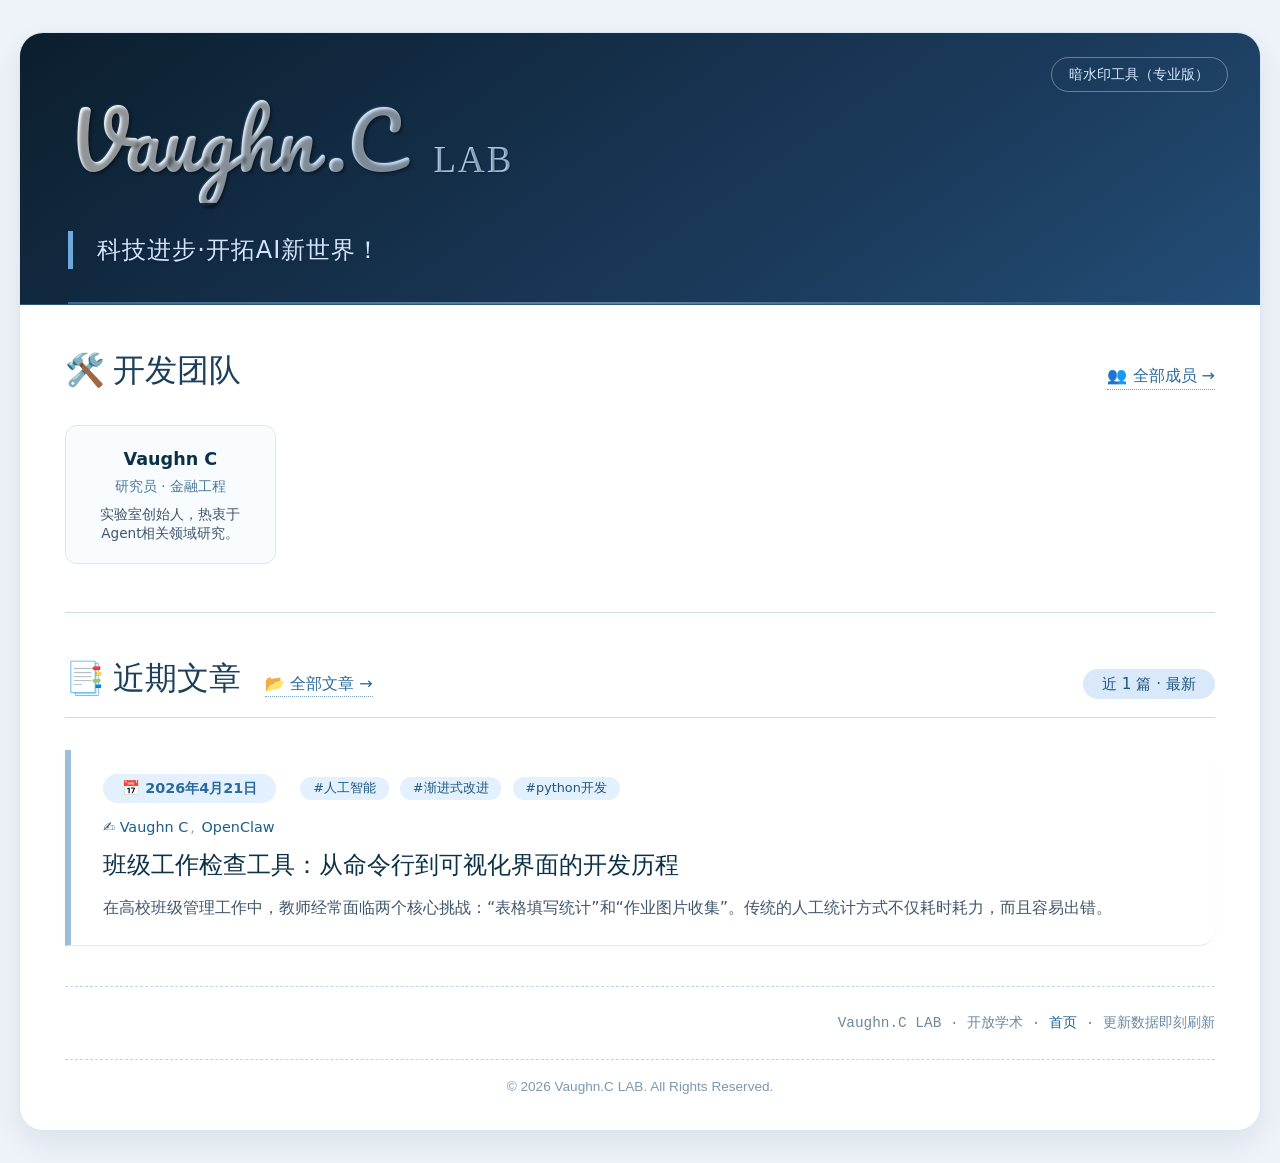
<file: index.html>
<!DOCTYPE html>
<html lang="zh">
<head>
    <meta charset="UTF-8">
    <meta name="viewport" content="width=device-width, initial-scale=1.0">
    <title>Vaughn.C LAB · 科技进步·开拓AI新世界</title>
    <link rel="icon" type="image/jpeg" href="/website.jpg">
    <link href="https://fonts.googleapis.com/css2?family=Pacifico&display=swap" rel="stylesheet">
    <link rel="stylesheet" href="/style.css">
</head>
<body>
<div class="container">
    <header class="hero">
        <a href="/digital-watermark.html" class="watermark-link">暗水印工具（专业版）</a>
        <div class="typewriter">
            <h1 id="main-title">
                <span class="brand-cursive">Vaughn.C</span> 
                <span class="brand-lab">LAB</span>
            </h1>
        </div>
        <div class="subhead">科技进步·开拓AI新世界！</div>
    </header>
    <div class="content">
        <div class="team-section">
            <div class="team-header">
                <h2>🛠️ 开发团队</h2>
                <a href="/people.html" class="more-link">👥 全部成员 →</a>
            </div>
            <div id="team-container" class="team-grid">
                <div class="team-loading">⏳ 加载团队成员…</div>
            </div>
        </div>
        <div class="section-header">
            <div class="section-header-left">
                <h2>📑 近期文章</h2>
                <a href="/archive.html" class="all-posts-link">📂 全部文章 →</a>
            </div>
            <span class="badge" id="article-counter">加载中…</span>
        </div>
        <div id="articles-container" class="article-list">
            <div class="status-box">⏳ 正在加载实验室最新研究…</div>
        </div>
        <footer class="footer">
            <span>Vaughn.C LAB · 开放学术 · </span>
            <a href="/">首页</a> · 
            <span id="refresh-note">更新数据即刻刷新</span>
            <div id="copyright-notice" class="copyright"></div>
        </footer>
    </div>
</div>
<script>
    (function() {
        function setCopyright() {
            const currentYear = new Date().getFullYear();
            const startYear = 2026;
            let text = currentYear <= startYear ? `© ${startYear} Vaughn.C LAB. All Rights Reserved.` : `© ${startYear}–${currentYear} Vaughn.C LAB. All Rights Reserved.`;
            document.getElementById('copyright-notice').textContent = text;
        }
        setCopyright();
        const titleEl = document.getElementById('main-title');
        if (titleEl) titleEl.addEventListener('animationend', e => { if (e.animationName === 'typing') titleEl.classList.add('typed'); });

        const teamContainer = document.getElementById('team-container');
        function escapeHtml(text) {
            return String(text).replace(/[&<>"']/g, m => ({'&':'&amp;','<':'&lt;','>':'&gt;','"':'&quot;',"'":'&#039;'}[m]));
        }
        function renderTeam(arr) {
            if (!arr.length) { teamContainer.innerHTML='<div class="team-loading">👥 暂无成员信息</div>'; return; }
            let html = '';
            arr.slice(0,15).forEach(p => {
                const name = p.name||'未知', title = p.title||'', summary = p.summary||'', filename = p.filename||'';
                const url = filename ? `/person.html?file=${encodeURIComponent(filename)}` : '#';
                html += `<div class="person-card"><div class="person-name"><a href="${escapeHtml(url)}">${escapeHtml(name)}</a></div><div class="person-title">${escapeHtml(title)}</div><div class="person-summary">${escapeHtml(summary)}</div></div>`;
            });
            teamContainer.innerHTML = html;
        }
        async function loadTeam() {
            try { const r = await fetch('/person.json?t='+Date.now()); const d = await r.json(); renderTeam(Array.isArray(d)?d:[]); }
            catch(e) { teamContainer.innerHTML='<div class="team-loading">⚠️ 人员数据加载失败</div>'; }
        }

        const articleContainer = document.getElementById('articles-container');
        const counterSpan = document.getElementById('article-counter');
        function formatDate(d) { if(!d) return ''; const p=d.split('-'); return p.length===3?`${p[0]}年${+p[1]}月${+p[2]}日`:d; }
        function formatAuthors(a) {
            if(!a) return '<span>未知作者</span>';
            return a.split(',').map(s=>`<a href="/author.html?name=${encodeURIComponent(s.trim())}" class="author-link">${escapeHtml(s.trim())}</a>`).join('<span class="author-separator">, </span>');
        }
        function formatTags(t) {
            if(!t||!Array.isArray(t)||!t.length) return '';
            return t.map(tag=>`<a href="/tag.html?tag=${encodeURIComponent(tag)}" class="tag-link">#${escapeHtml(tag)}</a>`).join('');
        }
        function renderArticles(arr) {
            if(!arr.length) { articleContainer.innerHTML='<div class="status-box">📭 暂无文章</div>'; counterSpan.textContent='0 篇'; return; }
            const sorted = [...arr].sort((a,b)=>(b.date||'').localeCompare(a.date||''));
            const recent = sorted.slice(0,10);
            counterSpan.textContent = `近 ${recent.length} 篇 · 最新`;
            let html = '';
            recent.forEach(item => {
                const title = item.title||'未命名', date = formatDate(item.date), summary = item.summary||'', filename = item.filename||'';
                const articleUrl = filename ? `/article.html?post=${encodeURIComponent(filename)}` : '#';
                const authorsHtml = formatAuthors(item.author);
                const tagsHtml = formatTags(item.tags||(item.tag?[item.tag]:[]));
                html += `<article class="article-card"><div class="article-meta">${date?`<span class="article-date">📅 ${date}</span>`:''}<div style="display:flex;flex-wrap:wrap;gap:0.3rem;">${tagsHtml}</div></div><div class="article-authors" style="margin-bottom:4px;">✍️ ${authorsHtml}</div><h3 class="article-title"><a href="${escapeHtml(articleUrl)}" target="_blank">${escapeHtml(title)}</a></h3><p class="article-summary">${escapeHtml(summary)}</p></article>`;
            });
            articleContainer.innerHTML = html;
        }
        async function loadArticles() {
            try { const r = await fetch('/posts.json?t='+Date.now()); const d = await r.json(); renderArticles(Array.isArray(d)?d:[]); }
            catch(e) { articleContainer.innerHTML='<div class="error-box">⚠️ 文章加载失败</div>'; }
        }

        loadTeam();
        loadArticles();
    })();
</script>
</body>
</html>
</file>
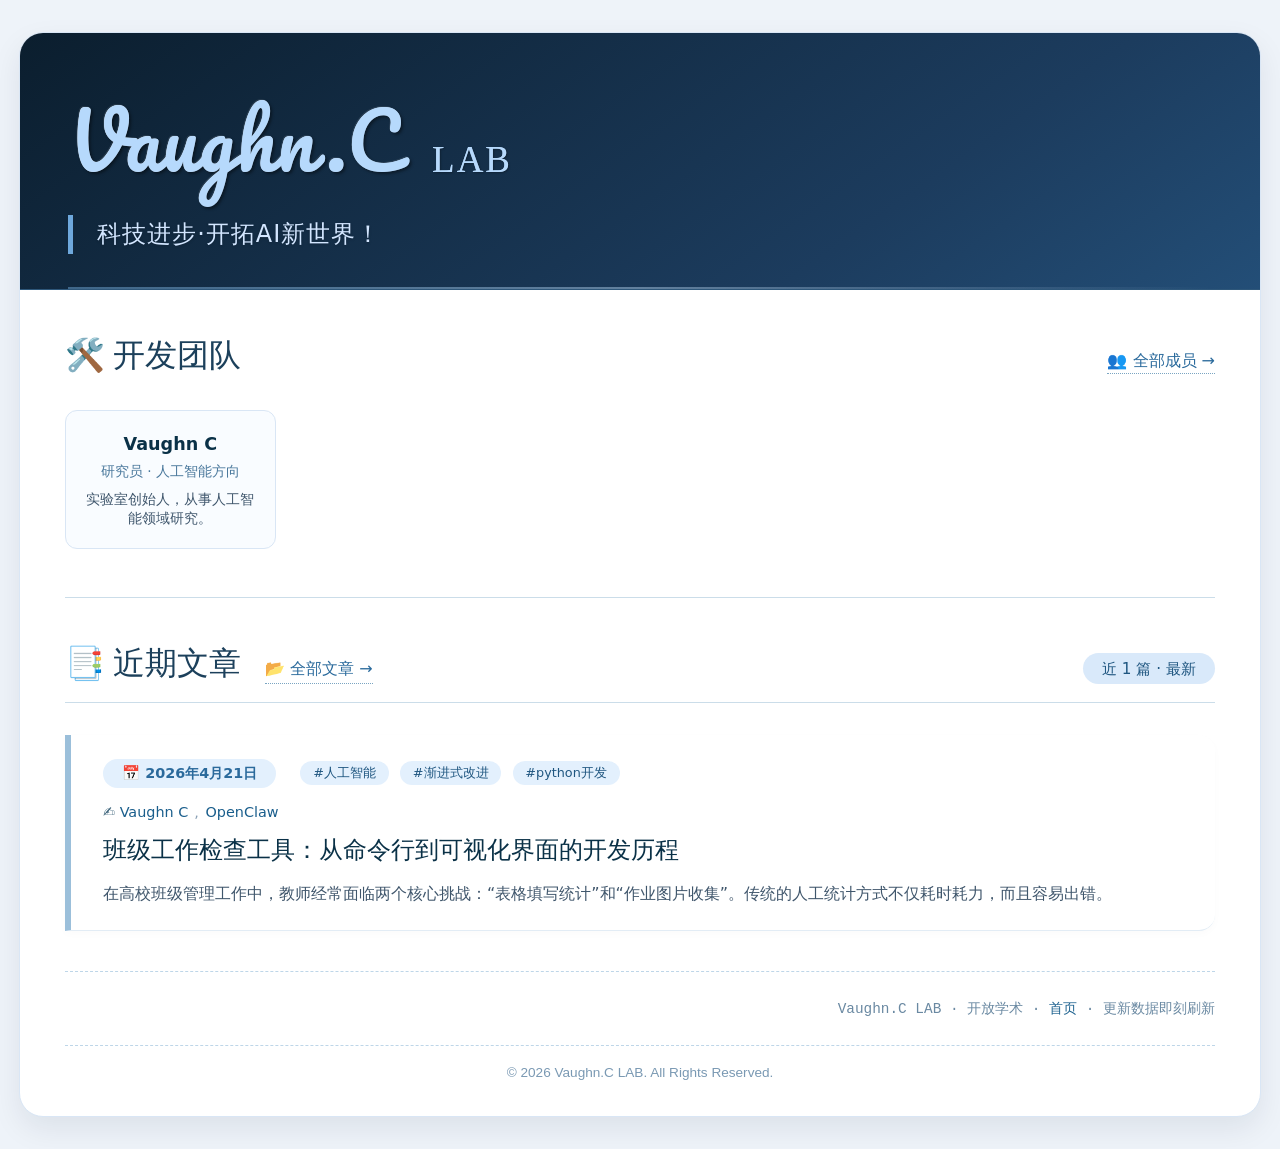
<file: myweb/index.html>
<!DOCTYPE html>
<html lang="zh">
<head>
    <meta charset="UTF-8">
    <meta name="viewport" content="width=device-width, initial-scale=1.0">
    <title>Vaughn.C LAB · 科技进步·开拓AI新世界</title>
    <!-- 引入连笔字体 & 基础样式 -->
    <link href="https://fonts.googleapis.com/css2?family=Pacifico&display=swap" rel="stylesheet">
    <link rel="stylesheet" href="/myweb/style.css">
    <style>
        /* 开发团队卡片样式 */
        .team-section {
            margin-bottom: 2.5rem;
            border-bottom: 1px solid #cbdde9;
            padding-bottom: 2rem;
        }
        .team-header {
            display: flex;
            align-items: baseline;
            justify-content: space-between;
            margin-bottom: 1.8rem;
        }
        .team-header h2 {
            font-weight: 450;
            font-size: 2rem;
            color: #1c405b;
            font-family: 'Georgia', serif;
        }
        .more-link {
            color: #2a6a9c;
            text-decoration: none;
            font-size: 1rem;
            border-bottom: 1px dotted #7aa5c2;
        }
        .more-link:hover {
            color: #0a3147;
        }
        .team-grid {
            display: grid;
            grid-template-columns: repeat(5, 1fr);
            gap: 1.5rem;
            margin-bottom: 1rem;
        }
        .person-card {
            background: #f9fcff;
            border-radius: 12px;
            padding: 1.2rem 1rem;
            border: 1px solid #d9e6f5;
            transition: all 0.2s;
            text-align: center;
        }
        .person-card:hover {
            box-shadow: 0 6px 12px rgba(26, 67, 113, 0.06);
            border-color: #aac9e4;
        }
        .person-name {
            font-size: 1.1rem;
            font-weight: 600;
            color: #0a3147;
            margin-bottom: 0.3rem;
        }
        .person-name a {
            text-decoration: none;
            color: inherit;
            border-bottom: 1px dotted transparent;
        }
        .person-name a:hover {
            color: #1f6eb0;
            border-bottom-color: #7aa5c2;
        }
        .person-title {
            font-size: 0.85rem;
            color: #4a789c;
            margin-bottom: 0.6rem;
            line-height: 1.3;
        }
        .person-summary {
            font-size: 0.85rem;
            color: #2b445c;
            opacity: 0.9;
            line-height: 1.4;
        }
        .team-loading {
            text-align: center;
            color: #6f8aa3;
            padding: 2rem;
        }
        @media (max-width: 1000px) {
            .team-grid {
                grid-template-columns: repeat(3, 1fr);
            }
        }
        @media (max-width: 600px) {
            .team-grid {
                grid-template-columns: repeat(2, 1fr);
            }
        }

        /* 标题区优化 —— 动态渐变+连笔立体 */
        .hero {
            background: linear-gradient(145deg, #0b1e2e 0%, #1c3c5e 70%, #234e77 100%);
            padding: 2.8rem 3rem 2.2rem 3rem;
            color: white;
            border-bottom: 1px solid #2e577a;
            position: relative;
            overflow: visible;      /* 防止裁剪花体下降部分 */
        }
        .hero::after {
            content: "";
            position: absolute;
            bottom: 0;
            left: 3rem;
            right: 3rem;
            height: 2px;
            background: linear-gradient(90deg, #6da5d3, #aac9e4, transparent);
            opacity: 0.5;
        }

        /* 打字机容器 */
        .typewriter {
            display: inline-block;
        }

        .typewriter h1 {
            font-size: 4.2rem;
            font-weight: 500;
            font-family: 'Georgia', 'Times New Roman', serif;
            text-shadow: 0 2px 8px rgba(0,0,0,0.3);
            margin-bottom: 0.5rem;
            color: transparent;
            background: linear-gradient(135deg, #ffffff 0%, #b6d9fc 30%, #e0f0ff 50%, #ffffff 70%, #aac9e4 100%);
            background-size: 300% 300%;
            -webkit-background-clip: text;
            background-clip: text;
            animation: gradientFlow 8s ease infinite, typing 1.8s steps(13, end) forwards, blink-caret 0.75s step-end 3;
            border-right: 3px solid rgba(255,255,255,0.7);
            white-space: nowrap;
            overflow: hidden;
            width: fit-content;
            max-width: 100%;
            line-height: 1.6;           /* 增大行高，确保花体完整显示 */
        }

        /* 动画结束后移除光标，并强制溢出可见 */
        .typewriter h1.typed {
            border-right: none;
            overflow: visible !important;
        }

        /* 连笔品牌名 */
        .brand-cursive {
            font-family: 'Pacifico', cursive;
            font-size: 1.15em;
            letter-spacing: 1px;
            text-shadow: 2px 2px 3px rgba(0,0,0,0.4), -1px -1px 0 rgba(255,255,255,0.1);
            display: inline-block;
            margin-right: 0.2em;
        }

        /* LAB 部分缩小，突出 Vaughn.C */
        .brand-lab {
            font-family: 'Georgia', 'Times New Roman', serif;
            font-size: 0.55em;
            font-weight: 300;
            letter-spacing: 2px;
            text-shadow: 1px 1px 2px rgba(0,0,0,0.3);
            display: inline-block;
        }

        /* 副标题 —— 增加与主标题的间距 */
        .subhead {
            font-size: 1.5rem;
            font-weight: 300;
            color: #d3e6ff;
            margin-top: 1.2rem;         /* 拉大垂直距离 */
            border-left: 5px solid #6ea8dc;
            padding-left: 1.5rem;
            text-shadow: 0 1px 3px rgba(0,0,0,0.2);
            letter-spacing: 1px;
        }

        @keyframes gradientFlow {
            0% { background-position: 0% 50%; }
            50% { background-position: 100% 50%; }
            100% { background-position: 0% 50%; }
        }

        @keyframes typing {
            from { width: 0; }
            to { width: 100%; }
        }

        @keyframes blink-caret {
            from, to { border-color: transparent; }
            50% { border-color: rgba(255,255,255,0.7); }
        }

        /* 版权信息样式 */
        .copyright {
            text-align: center;
            margin-top: 1.5rem;
            padding-top: 1rem;
            border-top: 1px dashed #bed6e8;
            font-size: 0.85rem;
            color: #7a99b3;
            font-family: 'Segoe UI', 'Roboto', sans-serif;
        }

        /* 响应式调整 */
        @media (max-width: 700px) {
            .hero {
                padding: 2rem 1.5rem 1.5rem;
            }
            .typewriter h1 {
                font-size: 2.8rem;
                white-space: normal;
                animation: none;
                border-right: none;
                color: white;
                background: none;
                text-shadow: 0 2px 8px rgba(0,0,0,0.3);
                overflow: visible;
            }
            .brand-cursive {
                font-size: 1.1em;
            }
            .subhead {
                margin-top: 0.8rem;
                font-size: 1.2rem;
            }
        }
    </style>
</head>
<body>
<div class="container">
    <header class="hero">
        <div class="typewriter">
            <h1 id="main-title">
                <span class="brand-cursive">Vaughn.C</span> 
                <span class="brand-lab">LAB</span>
            </h1>
        </div>
        <div class="subhead">科技进步·开拓AI新世界！</div>
    </header>

    <div class="content">
        <!-- 开发团队栏目 -->
        <div class="team-section">
            <div class="team-header">
                <h2>🛠️ 开发团队</h2>
                <a href="/myweb/people.html" class="more-link">👥 全部成员 →</a>
            </div>
            <div id="team-container" class="team-grid">
                <div class="team-loading">⏳ 加载团队成员…</div>
            </div>
        </div>

        <!-- 近期文章区域 -->
        <div class="section-header">
            <div class="section-header-left">
                <h2>📑 近期文章</h2>
                <a href="/myweb/archive.html" class="all-posts-link">📂 全部文章 →</a>
            </div>
            <span class="badge" id="article-counter">加载中…</span>
        </div>

        <div id="articles-container" class="article-list">
            <div class="status-box">⏳ 正在加载实验室最新研究…</div>
        </div>

        <footer class="footer">
            <span>Vaughn.C LAB · 开放学术 · </span>
            <a href="/myweb/">首页</a> · 
            <span id="refresh-note">更新数据即刻刷新</span>
            <div id="copyright-notice" class="copyright"></div>
        </footer>
    </div>
</div>

<script>
    (function() {
        "use strict";

        // 动态版权年份
        function setCopyright() {
            const currentYear = new Date().getFullYear();
            const startYear = 2026;
            let copyrightText = '';
            if (currentYear <= startYear) {
                copyrightText = `© ${startYear} Vaughn.C LAB. All Rights Reserved.`;
            } else {
                copyrightText = `© ${startYear}–${currentYear} Vaughn.C LAB. All Rights Reserved.`;
            }
            const copyrightEl = document.getElementById('copyright-notice');
            if (copyrightEl) copyrightEl.textContent = copyrightText;
        }
        setCopyright();

        // 打字动画结束后移除光标并允许溢出显示
        const titleEl = document.getElementById('main-title');
        if (titleEl) {
            titleEl.addEventListener('animationend', function(e) {
                if (e.animationName === 'typing') {
                    titleEl.classList.add('typed');
                }
            });
        }

        // ---------- 开发团队渲染 ----------
        const teamContainer = document.getElementById('team-container');
        function escapeHtml(text) {
            if (!text) return text;
            return String(text).replace(/[&<>"']/g, m => ({'&':'&amp;','<':'&lt;','>':'&gt;','"':'&quot;',"'":'&#039;'}[m]));
        }
        function renderTeam(peopleArray) {
            if (!peopleArray || !peopleArray.length) {
                teamContainer.innerHTML = '<div class="team-loading">👥 暂无成员信息</div>';
                return;
            }
            const displayPeople = peopleArray.slice(0, 15);
            let html = '';
            displayPeople.forEach(p => {
                const name = p.name || '未知';
                const title = p.title || '';
                const summary = p.summary || '';
                const filename = p.filename || '';
                const personUrl = filename ? `/myweb/person.html?file=${encodeURIComponent(filename)}` : '#';
                html += `<div class="person-card">
                    <div class="person-name"><a href="${escapeHtml(personUrl)}">${escapeHtml(name)}</a></div>
                    <div class="person-title">${escapeHtml(title)}</div>
                    <div class="person-summary">${escapeHtml(summary)}</div>
                </div>`;
            });
            teamContainer.innerHTML = html;
        }
        async function loadTeam() {
            try {
                const res = await fetch('/myweb/person.json?t='+Date.now());
                if (!res.ok) throw new Error('人员索引加载失败');
                const data = await res.json();
                renderTeam(Array.isArray(data)?data:[]);
            } catch(e) {
                console.warn(e);
                teamContainer.innerHTML = '<div class="team-loading">⚠️ 人员数据加载失败</div>';
            }
        }

        // ---------- 文章渲染 ----------
        const articleContainer = document.getElementById('articles-container');
        const counterSpan = document.getElementById('article-counter');
        const FALLBACK_ARTICLES = [
            {
                "title": "贝叶斯深度学习在气候归因中的不确定性量化",
                "date": "2026-03-10",
                "summary": "提出物理约束贝叶斯网络，提升极端降水归因可信度。",
                "filename": "2026-03-10-bayesian-climate.md",
                "tags": ["机器学习", "气候科学"],
                "author": "Vaughn Chen"
            }
        ];

        function formatDate(dateStr) {
            if (!dateStr) return '';
            const parts = dateStr.split('-');
            if (parts.length === 3) return `${parts[0]}年${parseInt(parts[1])}月${parseInt(parts[2])}日`;
            return dateStr;
        }
        function formatAuthors(authorString) {
            if (!authorString) return '<span>未知作者</span>';
            const authors = authorString.split(',').map(a => a.trim()).filter(a => a);
            const links = authors.map(a => `<a href="/myweb/author.html?name=${encodeURIComponent(a)}" class="author-link">${escapeHtml(a)}</a>`);
            return links.join('<span class="author-separator">, </span>');
        }
        function formatTags(tags) {
            if (!tags || !Array.isArray(tags) || !tags.length) return '';
            return tags.map(t => `<a href="/myweb/tag.html?tag=${encodeURIComponent(t)}" class="tag-link" style="display:inline-block; background:#e3f0fd; color:#1f5680; padding:0.1rem 0.8rem; border-radius:30px; font-size:0.8rem; margin-right:0.4rem; text-decoration:none;">#${escapeHtml(t)}</a>`).join('');
        }
        function renderArticles(articles) {
            if (!articles || !articles.length) {
                articleContainer.innerHTML = '<div class="status-box">📭 暂无文章</div>';
                counterSpan.textContent = '0 篇';
                return;
            }
            const sorted = [...articles].sort((a,b) => (b.date||'').localeCompare(a.date||''));
            const recent = sorted.slice(0,10);
            counterSpan.textContent = `近 ${recent.length} 篇 · 最新`;
            let html = '';
            recent.forEach(item => {
                const title = item.title || '未命名';
                const date = formatDate(item.date);
                const summary = item.summary || '';
                const filename = item.filename || '';
                const articleUrl = filename ? `/myweb/article.html?post=${encodeURIComponent(filename)}` : '#';
                const authorsHtml = formatAuthors(item.author);
                const tagsHtml = formatTags(item.tags || (item.tag ? [item.tag] : []));
                html += `<article class="article-card">
                    <div class="article-meta">
                        ${date?`<span class="article-date">📅 ${date}</span>`:''}
                        <div style="display:flex;flex-wrap:wrap;gap:0.3rem;">${tagsHtml}</div>
                    </div>
                    <div class="article-authors" style="margin-bottom:4px;">✍️ ${authorsHtml}</div>
                    <h3 class="article-title"><a href="${escapeHtml(articleUrl)}" target="_blank">${escapeHtml(title)}</a></h3>
                    <p class="article-summary">${escapeHtml(summary)}</p>
                </article>`;
            });
            articleContainer.innerHTML = html;
        }
        async function loadArticles() {
            try {
                const res = await fetch('/myweb/posts.json?t='+Date.now());
                if (!res.ok) throw new Error('文章索引加载失败');
                const data = await res.json();
                renderArticles(Array.isArray(data)?data:[]);
            } catch(e) {
                console.warn(e);
                articleContainer.innerHTML = '<div class="error-box">⚠️ 文章加载失败</div>';
            }
        }

        loadTeam();
        loadArticles();
    })();
</script>
</body>
</html>
</file>
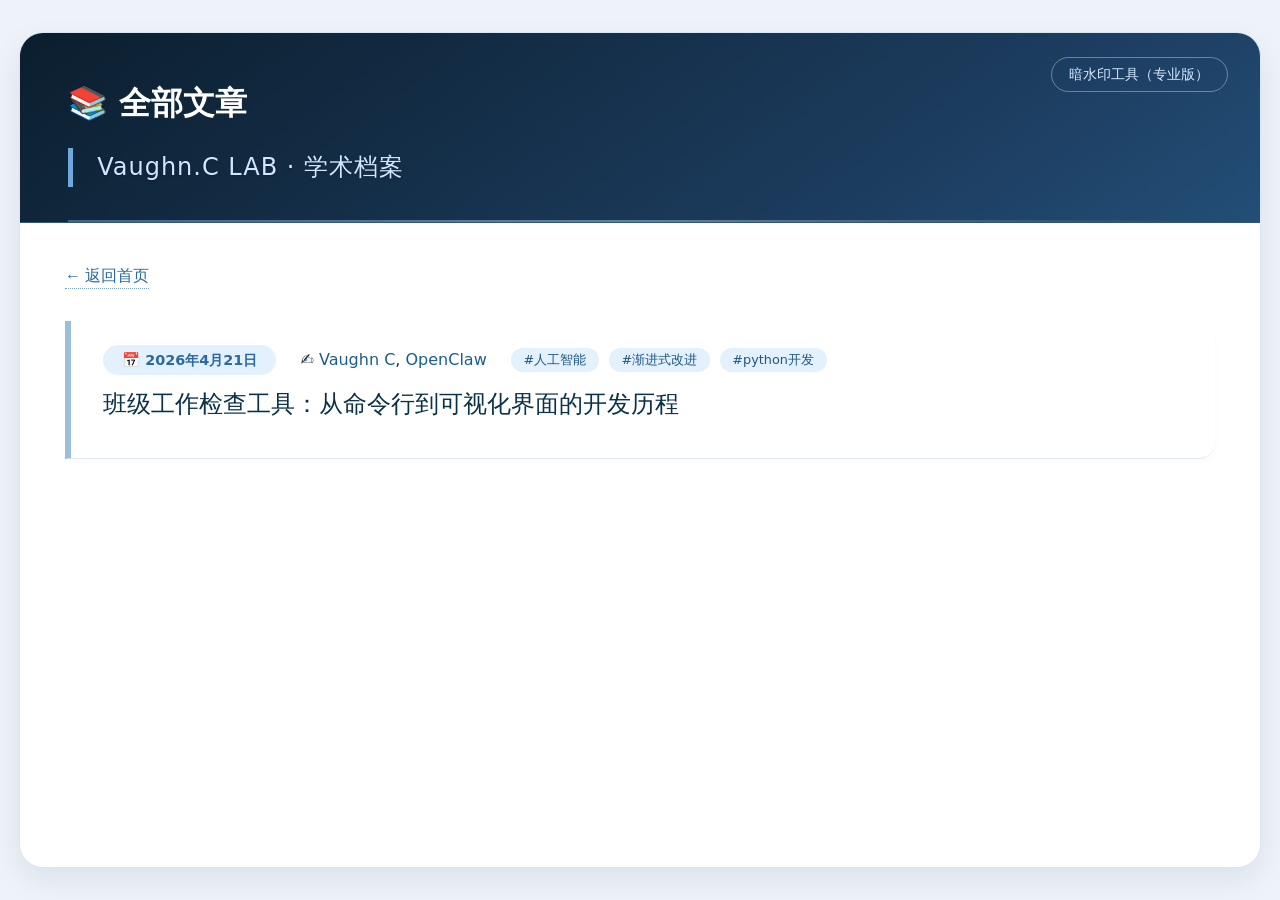
<file: archive.html>
<!DOCTYPE html>
<html lang="zh">
<head>
    <meta charset="UTF-8">
    <meta name="viewport" content="width=device-width, initial-scale=1.0">
    <title>全部文章 · Vaughn.C LAB</title>
    <link rel="icon" type="image/jpeg" href="/website.jpg">
    <link rel="stylesheet" href="/style.css">
</head>
<body>
<div class="container">
    <header class="hero">
        <a href="/digital-watermark.html" class="watermark-link">暗水印工具（专业版）</a>
        <h1>📚 全部文章</h1>
        <div class="subhead">Vaughn.C LAB · 学术档案</div>
    </header>
    <div class="content">
        <a href="/" class="back-link">← 返回首页</a>
        <div id="archive-container" class="article-list"><div class="status-box">⏳ 加载中…</div></div>
    </div>
</div>
<script>
    (function(){
        const cont = document.getElementById('archive-container');
        function esc(t){ return String(t).replace(/[&<>"']/g, m=>({'&':'&amp;','<':'&lt;','>':'&gt;','"':'&quot;',"'":'&#039;'}[m])); }
        function fmtDate(d){ if(!d) return ''; const p=d.split('-'); return p.length===3?`${p[0]}年${+p[1]}月${+p[2]}日`:d; }
        function fmtAuthors(a){ if(!a) return '未知作者'; return a.split(',').map(s=>`<a href="/author.html?name=${encodeURIComponent(s.trim())}" class="author-link">${esc(s.trim())}</a>`).join(', '); }
        function fmtTags(t){ if(!t||!Array.isArray(t)||!t.length) return ''; return t.map(tag=>`<a href="/tag.html?tag=${encodeURIComponent(tag)}" class="tag-link">#${esc(tag)}</a>`).join(''); }
        async function load(){
            try{
                const r = await fetch('/posts.json?t='+Date.now());
                const d = await r.json();
                const sorted = [...d].sort((a,b)=>(b.date||'').localeCompare(a.date||''));
                if(!sorted.length){ cont.innerHTML='<div class="status-box">暂无文章</div>'; return; }
                let html='';
                sorted.forEach(item=>{
                    const title=item.title||'无标题', date=fmtDate(item.date), filename=item.filename||'';
                    const url = filename ? `/article.html?post=${encodeURIComponent(filename)}` : '#';
                    const authors=fmtAuthors(item.author);
                    const tagsHtml=fmtTags(item.tags||(item.tag?[item.tag]:[]));
                    html+=`<article class="article-card"><div class="article-meta"><span class="article-date">📅 ${date}</span><span>✍️ ${authors}</span><div style="display:flex;flex-wrap:wrap;gap:0.2rem;">${tagsHtml}</div></div><h3 class="article-title"><a href="${esc(url)}" target="_blank">${esc(title)}</a></h3></article>`;
                });
                cont.innerHTML=html;
            }catch(e){ cont.innerHTML='<div class="status-box">⚠️ 加载失败</div>'; }
        }
        load();
    })();
</script>
</body>
</html>
</file>
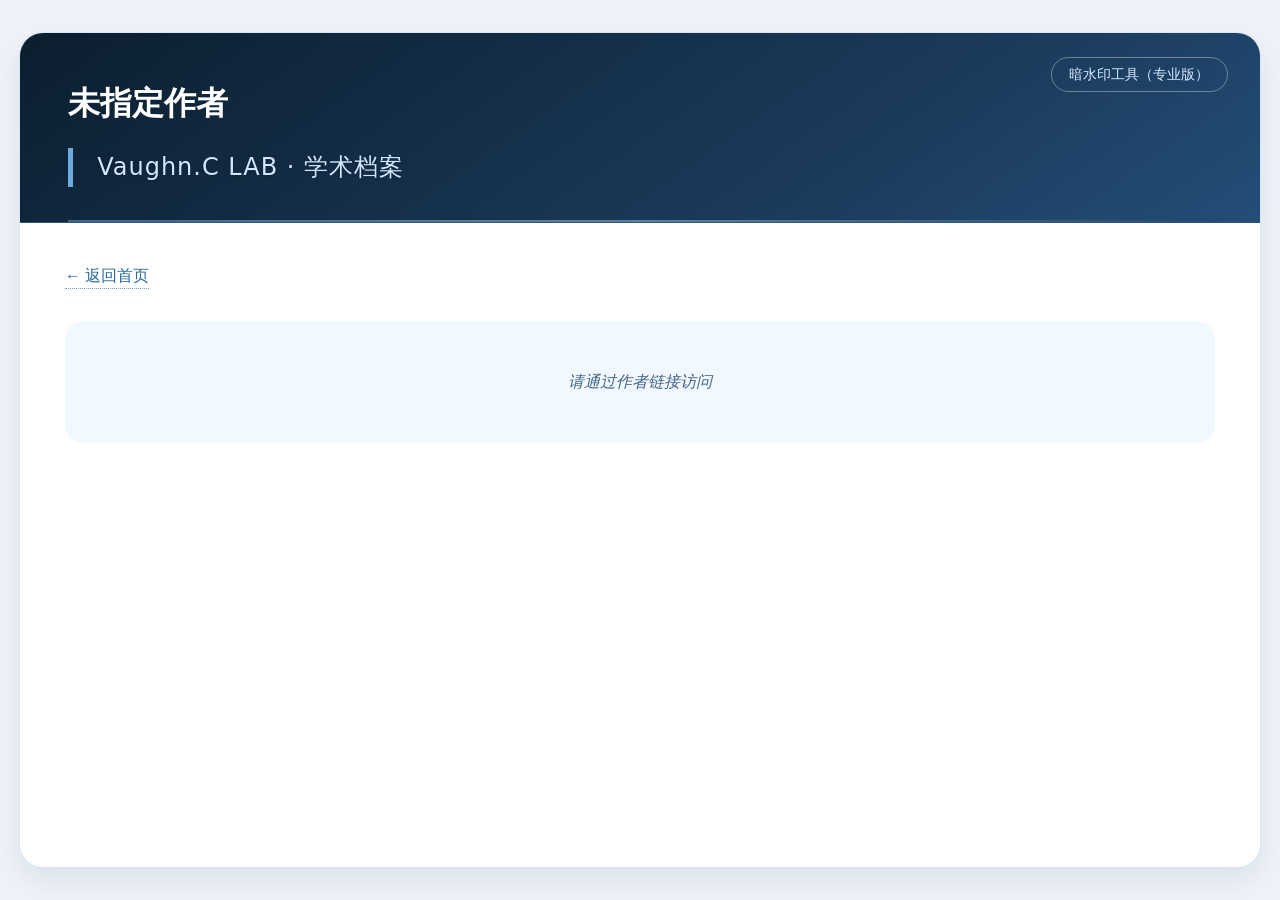
<file: author.html>
<!DOCTYPE html>
<html lang="zh">
<head>
    <meta charset="UTF-8">
    <meta name="viewport" content="width=device-width, initial-scale=1.0">
    <title>作者文章 · Vaughn.C LAB</title>
    <link rel="icon" type="image/jpeg" href="/website.jpg">
    <link rel="stylesheet" href="/style.css">
</head>
<body>
<div class="container">
    <header class="hero">
        <a href="/digital-watermark.html" class="watermark-link">暗水印工具（专业版）</a>
        <h1 id="author-name-display">作者文章</h1>
        <div class="subhead">Vaughn.C LAB · 学术档案</div>
    </header>
    <div class="content">
        <a href="/" class="back-link">← 返回首页</a>
        <div id="author-container" class="article-list"><div class="status-box">⏳ 加载中…</div></div>
    </div>
</div>
<script>
    (function(){
        const cont = document.getElementById('author-container');
        const nameDisp = document.getElementById('author-name-display');
        const params = new URLSearchParams(window.location.search);
        const target = params.get('name') ? decodeURIComponent(params.get('name')).trim() : '';
        if(!target){ nameDisp.textContent='未指定作者'; cont.innerHTML='<div class="status-box">请通过作者链接访问</div>'; return; }
        nameDisp.textContent = `👤 ${target} 的文章`;
        function esc(t){ return String(t).replace(/[&<>"']/g, m=>({'&':'&amp;','<':'&lt;','>':'&gt;','"':'&quot;',"'":'&#039;'}[m])); }
        function fmtDate(d){ if(!d) return ''; const p=d.split('-'); return p.length===3?`${p[0]}年${+p[1]}月${+p[2]}日`:d; }
        function fmtTags(t){ if(!t||!Array.isArray(t)||!t.length) return ''; return t.map(tag=>`<a href="/tag.html?tag=${encodeURIComponent(tag)}" class="tag-link">#${esc(tag)}</a>`).join(''); }
        async function load(){
            try{
                const r = await fetch('/posts.json?t='+Date.now());
                const d = await r.json();
                const filtered = d.filter(item=>{
                    if(!item.author) return false;
                    return item.author.split(',').map(a=>a.trim()).includes(target);
                });
                const sorted = filtered.sort((a,b)=>(b.date||'').localeCompare(a.date||''));
                if(!sorted.length){ cont.innerHTML=`<div class="status-box">📭 ${target} 暂无文章</div>`; return; }
                let html='';
                sorted.forEach(item=>{
                    const title=item.title||'无标题', date=fmtDate(item.date), filename=item.filename||'';
                    const url = filename ? `/article.html?post=${encodeURIComponent(filename)}` : '#';
                    const tagsHtml=fmtTags(item.tags||(item.tag?[item.tag]:[]));
                    html+=`<article class="article-card"><div class="article-meta"><span class="article-date">📅 ${date}</span><div style="display:flex;flex-wrap:wrap;gap:0.2rem;">${tagsHtml}</div></div><h3 class="article-title"><a href="${esc(url)}" target="_blank">${esc(title)}</a></h3></article>`;
                });
                cont.innerHTML=html;
            }catch(e){ cont.innerHTML='<div class="status-box">⚠️ 加载失败</div>'; }
        }
        load();
    })();
</script>
</body>
</html>
</file>
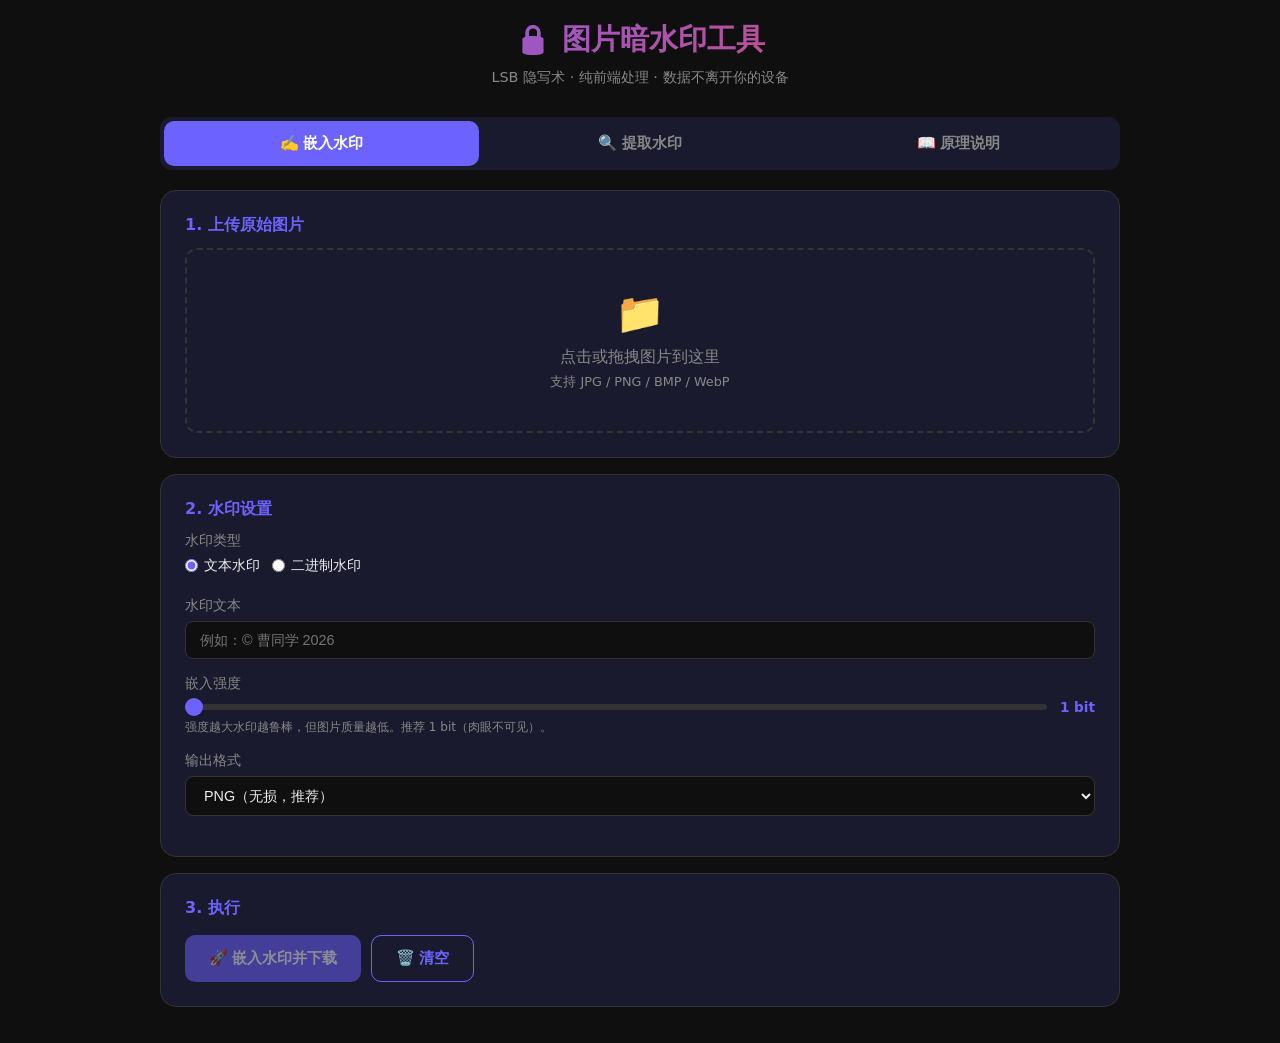
<file: digital-watermark.html>
<!DOCTYPE html>
<html lang="zh-CN">
<head>
<meta charset="UTF-8">
<meta name="viewport" content="width=device-width, initial-scale=1.0">
<title>图片暗水印工具</title>
<style>
  :root {
    --bg: #0f0f0f;
    --card: #1a1a2e;
    --accent: #6c63ff;
    --accent2: #e94560;
    --text: #eee;
    --muted: #888;
    --border: #333;
    --success: #4ade80;
  }
  * { margin: 0; padding: 0; box-sizing: border-box; }
  body {
    font-family: 'Segoe UI', system-ui, -apple-system, sans-serif;
    background: var(--bg);
    color: var(--text);
    min-height: 100vh;
    padding: 20px;
  }
  .container { max-width: 960px; margin: 0 auto; }
  h1 {
    text-align: center;
    font-size: 1.8rem;
    margin-bottom: 8px;
    background: linear-gradient(135deg, var(--accent), var(--accent2));
    -webkit-background-clip: text;
    -webkit-text-fill-color: transparent;
  }
  .subtitle {
    text-align: center;
    color: var(--muted);
    font-size: 0.9rem;
    margin-bottom: 30px;
  }

  /* Tabs */
  .tabs {
    display: flex;
    gap: 4px;
    margin-bottom: 20px;
    background: var(--card);
    border-radius: 12px;
    padding: 4px;
  }
  .tab {
    flex: 1;
    padding: 12px;
    text-align: center;
    border-radius: 10px;
    cursor: pointer;
    font-weight: 600;
    transition: all 0.2s;
    border: none;
    background: transparent;
    color: var(--muted);
    font-size: 0.95rem;
  }
  .tab.active {
    background: var(--accent);
    color: #fff;
  }

  /* Panels */
  .panel { display: none; }
  .panel.active { display: block; }

  /* Card */
  .card {
    background: var(--card);
    border-radius: 16px;
    padding: 24px;
    margin-bottom: 16px;
    border: 1px solid var(--border);
  }
  .card h3 {
    font-size: 1rem;
    margin-bottom: 12px;
    color: var(--accent);
  }

  /* Upload area */
  .upload-area {
    border: 2px dashed var(--border);
    border-radius: 12px;
    padding: 40px;
    text-align: center;
    cursor: pointer;
    transition: all 0.2s;
    position: relative;
  }
  .upload-area:hover, .upload-area.dragover {
    border-color: var(--accent);
    background: rgba(108, 99, 255, 0.05);
  }
  .upload-area input { display: none; }
  .upload-area .icon { font-size: 2.5rem; margin-bottom: 10px; }
  .upload-area .text { color: var(--muted); }
  .upload-area .hint { color: var(--muted); font-size: 0.8rem; margin-top: 6px; }

  /* Preview */
  .preview-box {
    display: flex;
    gap: 16px;
    margin-top: 16px;
    flex-wrap: wrap;
  }
  .preview-item {
    flex: 1;
    min-width: 200px;
    text-align: center;
  }
  .preview-item img, .preview-item canvas {
    max-width: 100%;
    border-radius: 8px;
    border: 1px solid var(--border);
    background: #000;
  }
  .preview-label {
    font-size: 0.8rem;
    color: var(--muted);
    margin-top: 6px;
  }

  /* Form elements */
  .form-group {
    margin-bottom: 16px;
  }
  .form-group label {
    display: block;
    font-size: 0.85rem;
    color: var(--muted);
    margin-bottom: 6px;
  }
  input[type="text"], textarea, select {
    width: 100%;
    padding: 10px 14px;
    background: #0f0f0f;
    border: 1px solid var(--border);
    border-radius: 8px;
    color: var(--text);
    font-size: 0.9rem;
    outline: none;
    transition: border-color 0.2s;
  }
  input:focus, textarea:focus, select:focus {
    border-color: var(--accent);
  }
  textarea { resize: vertical; min-height: 60px; font-family: inherit; }

  /* Slider */
  .slider-group {
    display: flex;
    align-items: center;
    gap: 12px;
  }
  .slider-group input[type="range"] {
    flex: 1;
    -webkit-appearance: none;
    height: 6px;
    border-radius: 3px;
    background: var(--border);
    outline: none;
  }
  .slider-group input[type="range"]::-webkit-slider-thumb {
    -webkit-appearance: none;
    width: 18px;
    height: 18px;
    border-radius: 50%;
    background: var(--accent);
    cursor: pointer;
  }
  .slider-val {
    min-width: 36px;
    text-align: right;
    font-size: 0.85rem;
    color: var(--accent);
    font-weight: 600;
  }

  /* Buttons */
  .btn {
    display: inline-flex;
    align-items: center;
    gap: 8px;
    padding: 12px 24px;
    border: none;
    border-radius: 10px;
    font-size: 0.95rem;
    font-weight: 600;
    cursor: pointer;
    transition: all 0.2s;
  }
  .btn-primary {
    background: var(--accent);
    color: #fff;
  }
  .btn-primary:hover { background: #5a52e0; }
  .btn-primary:disabled { opacity: 0.5; cursor: not-allowed; }
  .btn-secondary {
    background: transparent;
    color: var(--accent);
    border: 1px solid var(--accent);
  }
  .btn-secondary:hover { background: rgba(108, 99, 255, 0.1); }
  .btn-danger {
    background: var(--accent2);
    color: #fff;
  }
  .btn-danger:hover { background: #d13a55; }
  .btn-group {
    display: flex;
    gap: 10px;
    margin-top: 16px;
    flex-wrap: wrap;
  }

  /* Log */
  .log {
    background: #0a0a1a;
    border-radius: 8px;
    padding: 12px;
    margin-top: 12px;
    font-family: 'Consolas', 'Monaco', monospace;
    font-size: 0.8rem;
    color: var(--success);
    max-height: 200px;
    overflow-y: auto;
    white-space: pre-wrap;
    display: none;
  }
  .log.visible { display: block; }

  /* Comparison */
  .compare-container {
    position: relative;
    display: inline-block;
    max-width: 100%;
    border-radius: 8px;
    overflow: hidden;
    border: 1px solid var(--border);
  }
  .compare-container canvas {
    display: block;
    max-width: 100%;
  }

  /* Radio group */
  .radio-group {
    display: flex;
    gap: 12px;
    flex-wrap: wrap;
  }
  .radio-group label {
    display: flex;
    align-items: center;
    gap: 6px;
    cursor: pointer;
    font-size: 0.9rem;
    color: var(--text);
  }
  .radio-group input[type="radio"] {
    accent-color: var(--accent);
  }

  /* Stats */
  .stats {
    display: grid;
    grid-template-columns: repeat(auto-fit, minmax(140px, 1fr));
    gap: 10px;
    margin-top: 12px;
  }
  .stat-item {
    background: #0f0f0f;
    border-radius: 8px;
    padding: 12px;
    text-align: center;
  }
  .stat-item .val { font-size: 1.2rem; font-weight: 700; color: var(--accent); }
  .stat-item .lbl { font-size: 0.75rem; color: var(--muted); margin-top: 2px; }

  /* Extract result */
  .extract-result {
    background: #0a0a1a;
    border-radius: 8px;
    padding: 16px;
    margin-top: 12px;
    font-family: monospace;
    font-size: 0.9rem;
    display: none;
    word-break: break-all;
  }
  .extract-result.visible { display: block; }

  @media (max-width: 600px) {
    .card { padding: 16px; }
    .upload-area { padding: 24px; }
    h1 { font-size: 1.4rem; }
  }
</style>
</head>
<body>

<div class="container">
  <h1>🔒 图片暗水印工具</h1>
  <p class="subtitle">LSB 隐写术 · 纯前端处理 · 数据不离开你的设备</p>

  <!-- Tabs -->
  <div class="tabs">
    <button class="tab active" data-tab="embed" onclick="switchTab('embed')">✍️ 嵌入水印</button>
    <button class="tab" data-tab="extract" onclick="switchTab('extract')">🔍 提取水印</button>
    <button class="tab" data-tab="about" onclick="switchTab('about')">📖 原理说明</button>
  </div>

  <!-- ===== 嵌入面板 ===== -->
  <div class="panel active" id="panel-embed">
    <div class="card">
      <h3>1. 上传原始图片</h3>
      <div class="upload-area" id="upload-embed" onclick="document.getElementById('file-embed').click()">
        <input type="file" id="file-embed" accept="image/*" onchange="onEmbedFile(event)">
        <div class="icon">📁</div>
        <div class="text">点击或拖拽图片到这里</div>
        <div class="hint">支持 JPG / PNG / BMP / WebP</div>
      </div>
      <div id="embed-preview" style="display:none">
        <div class="preview-box">
          <div class="preview-item">
            <img id="embed-img-preview">
            <div class="preview-label">原始图片</div>
          </div>
          <div class="preview-item">
            <canvas id="embed-canvas"></canvas>
            <div class="preview-label">含水印预览</div>
          </div>
        </div>
        <div class="stats" id="embed-stats"></div>
      </div>
    </div>

    <div class="card">
      <h3>2. 水印设置</h3>
      <div class="form-group">
        <label>水印类型</label>
        <div class="radio-group">
          <label><input type="radio" name="wm-type" value="text" checked onchange="toggleWmType()"> 文本水印</label>
          <label><input type="radio" name="wm-type" value="binary" onchange="toggleWmType()"> 二进制水印</label>
        </div>
      </div>

      <div class="form-group" id="wm-text-group">
        <label>水印文本</label>
        <input type="text" id="wm-text" placeholder="例如：© 曹同学 2026" maxlength="256">
      </div>

      <div class="form-group" id="wm-binary-group" style="display:none">
        <label>二进制数据（十六进制，如 48656c6c6f）</label>
        <input type="text" id="wm-binary" placeholder="例如：48656c6c6f">
      </div>

      <div class="form-group">
        <label>嵌入强度</label>
        <div class="slider-group">
          <input type="range" id="wm-strength" min="1" max="3" value="1" step="1" oninput="updateStrengthLabel()">
          <span class="slider-val" id="strength-label">1 bit</span>
        </div>
        <div style="font-size:0.75rem;color:var(--muted);margin-top:4px">
          强度越大水印越鲁棒，但图片质量越低。推荐 1 bit（肉眼不可见）。
        </div>
      </div>

      <div class="form-group">
        <label>输出格式</label>
        <select id="output-format">
          <option value="png">PNG（无损，推荐）</option>
          <option value="jpeg">JPEG（有损，水印可能丢失）</option>
          <option value="webp">WebP</option>
        </select>
      </div>
    </div>

    <div class="card">
      <h3>3. 执行</h3>
      <div class="btn-group">
        <button class="btn btn-primary" id="btn-embed" onclick="doEmbed()" disabled>
          🚀 嵌入水印并下载
        </button>
        <button class="btn btn-secondary" onclick="clearEmbed()">🗑️ 清空</button>
      </div>
      <div class="log" id="embed-log"></div>
    </div>
  </div>

  <!-- ===== 提取面板 ===== -->
  <div class="panel" id="panel-extract">
    <div class="card">
      <h3>上传含水印的图片</h3>
      <div class="upload-area" id="upload-extract" onclick="document.getElementById('file-extract').click()">
        <input type="file" id="file-extract" accept="image/*" onchange="onExtractFile(event)">
        <div class="icon">🔍</div>
        <div class="text">点击或拖拽图片到这里</div>
        <div class="hint">支持 JPG / PNG / BMP / WebP</div>
      </div>
      <div id="extract-preview" style="display:none">
        <div class="preview-box">
          <div class="preview-item">
            <img id="extract-img-preview">
            <div class="preview-label">待提取图片</div>
          </div>
        </div>
      </div>
    </div>

    <div class="card">
      <h3>提取设置</h3>
      <div class="form-group">
        <label>水印类型</label>
        <div class="radio-group">
          <label><input type="radio" name="ext-type" value="text" checked> 文本</label>
          <label><input type="radio" name="ext-type" value="binary"> 二进制</label>
        </div>
      </div>
      <div class="form-group">
        <label>嵌入强度（需与嵌入时一致）</label>
        <div class="slider-group">
          <input type="range" id="ext-strength" min="1" max="3" value="1" step="1" oninput="document.getElementById('ext-strength-label').textContent=this.value+' bit'">
          <span class="slider-val" id="ext-strength-label">1 bit</span>
        </div>
      </div>
      <div class="btn-group">
        <button class="btn btn-primary" id="btn-extract" onclick="doExtract()" disabled>
          🔍 提取水印
        </button>
      </div>
      <div class="extract-result" id="extract-result"></div>
      <div class="log" id="extract-log"></div>
    </div>
  </div>

  <!-- ===== 原理面板 ===== -->
  <div class="panel" id="panel-about">
    <div class="card">
      <h3>🔐 LSB 隐写术原理</h3>
      <p style="color:var(--muted);line-height:1.8;font-size:0.9rem">
        <strong style="color:var(--accent)">LSB（Least Significant Bit）</strong>即最低有效位隐写。
        每个像素由 R、G、B 三个通道组成，每个通道占 8 bit（值 0~255）。
        将水印信息嵌入到像素的最低位（第 0 bit），像素值最多变化 ±1，
        <strong style="color:var(--success)">肉眼完全无法察觉</strong>。
      </p>
      <br>
      <h3>📐 嵌入过程</h3>
      <p style="color:var(--muted);line-height:1.8;font-size:0.9rem">
        1. 将水印文本转为二进制比特流<br>
        2. 遍历图片像素的 RGB 通道<br>
        3. 将每个通道的最低位替换为水印比特<br>
        4. 输出处理后的图片
      </p>
      <br>
      <h3>📊 容量与限制</h3>
      <div class="stats">
        <div class="stat-item"><div class="val" id="about-cap-1">-</div><div class="lbl">1bit 容量 (每像素)</div></div>
        <div class="stat-item"><div class="val" id="about-cap-8">-</div><div class="lbl">可嵌入字节数 (1000×1000)</div></div>
        <div class="stat-item"><div class="val">不可见</div><div class="lbl">1 bit 强度视觉影响</div></div>
        <div class="stat-item"><div class="val">⚠️ 脆弱</div><div class="lbl">JPEG 压缩可能破坏</div></div>
      </div>
      <br>
      <h3>⚠️ 注意事项</h3>
      <p style="color:var(--muted);line-height:1.8;font-size:0.9rem">
        • 建议使用 <strong style="color:var(--text)">PNG 格式</strong>输出，JPEG 有损压缩会破坏 LSB 水印<br>
        • 强度 1 bit 最安全但抗攻击能力弱；强度 2~3 bit 更鲁棒但可能出现可见痕迹<br>
        • 提取时必须知道嵌入强度，否则无法正确还原<br>
        • 本工具所有处理在浏览器本地完成，<strong style="color:var(--success)">不会上传任何数据到服务器</strong>
      </p>
      <br>
      <h3>🛠️ 技术实现</h3>
      <p style="color:var(--muted);line-height:1.8;font-size:0.9rem">
        使用 HTML5 Canvas API 直接操作 ImageData 像素数据。
        水印编码：UTF-8 文本 → 字节数组 → 二进制比特流 → 嵌入像素 RGB 通道。
        安全校验：嵌入前后添加 32 字节 magic header 用于验证。
      </p>
    </div>
  </div>
</div>

<!-- Hidden canvas for processing -->
<canvas id="work-canvas" style="display:none"></canvas>

<script>
// ===== Tab switching =====
function switchTab(name) {
  document.querySelectorAll('.tab').forEach(t => t.classList.toggle('active', t.dataset.tab === name));
  document.querySelectorAll('.panel').forEach(p => p.classList.toggle('active', p.id === 'panel-' + name));
}

// ===== Embed logic =====
let embedImgData = null;

function toggleWmType() {
  const isText = document.querySelector('input[name="wm-type"]:checked').value === 'text';
  document.getElementById('wm-text-group').style.display = isText ? '' : 'none';
  document.getElementById('wm-binary-group').style.display = isText ? 'none' : '';
}

function updateStrengthLabel() {
  document.getElementById('strength-label').textContent = document.getElementById('wm-strength').value + ' bit';
}

// Drag & drop
['upload-embed', 'upload-extract'].forEach(id => {
  const el = document.getElementById(id);
  el.addEventListener('dragover', e => { e.preventDefault(); el.classList.add('dragover'); });
  el.addEventListener('dragleave', () => el.classList.remove('dragover'));
  el.addEventListener('drop', e => {
    e.preventDefault();
    el.classList.remove('dragover');
    if (e.dataTransfer.files.length) {
      const input = el.querySelector('input[type="file"]');
      input.files = e.dataTransfer.files;
      input.dispatchEvent(new Event('change'));
    }
  });
});

function onEmbedFile(e) {
  const file = e.target.files[0];
  if (!file) return;
  const img = new Image();
  img.onload = () => {
    embedImgData = { img, file, width: img.width, height: img.height };
    document.getElementById('embed-img-preview').src = img.src;
    document.getElementById('embed-preview').style.display = '';

    // Draw preview on canvas
    const canvas = document.getElementById('embed-canvas');
    canvas.width = img.width;
    canvas.height = img.height;
    canvas.getContext('2d').drawImage(img, 0, 0);

    // Stats
    const totalPixels = img.width * img.height;
    const bitsPerChannel = parseInt(document.getElementById('wm-strength').value);
    const capacityBytes = Math.floor((totalPixels * 3 * bitsPerChannel) / 8);
    document.getElementById('embed-stats').innerHTML = `
      <div class="stat-item"><div class="val">${img.width}×${img.height}</div><div class="lbl">尺寸</div></div>
      <div class="stat-item"><div class="val">${(totalPixels / 1000000).toFixed(2)}M</div><div class="lbl">总像素</div></div>
      <div class="stat-item"><div class="val">${capacityBytes}</div><div class="lbl">最大容量 (bytes)</div></div>
    `;

    document.getElementById('btn-embed').disabled = false;
    logMsg('embed-log', `✅ 图片已加载: ${file.name} (${img.width}×${img.height})`);
  };
  img.src = URL.createObjectURL(file);
}

function logMsg(id, msg) {
  const el = document.getElementById(id);
  el.classList.add('visible');
  el.textContent += msg + '\n';
  el.scrollTop = el.scrollHeight;
}

// ===== LSB Embed =====
function textToBits(text) {
  const encoder = new TextEncoder();
  const bytes = encoder.encode(text);
  const bits = [];
  for (const b of bytes) {
    for (let i = 7; i >= 0; i--) {
      bits.push((b >> i) & 1);
    }
  }
  return { bits, byteLength: bytes.length };
}

function doEmbed() {
  if (!embedImgData) return;

  const canvas = document.getElementById('work-canvas');
  canvas.width = embedImgData.width;
  canvas.height = embedImgData.height;
  const ctx = canvas.getContext('2d');
  ctx.drawImage(embedImgData.img, 0, 0);
  const imgData = ctx.getImageData(0, 0, canvas.width, canvas.height);
  const pixels = imgData.data; // Uint8ClampedArray [r,g,b,a,r,g,b,a,...]

  // Build watermark payload
  const isText = document.querySelector('input[name="wm-type"]:checked').value === 'text';
  let dataBytes;
  if (isText) {
    const text = document.getElementById('wm-text').value;
    if (!text) { alert('请输入水印文本'); return; }
    dataBytes = new TextEncoder().encode(text);
  } else {
    const hex = document.getElementById('wm-binary').value.replace(/\s/g, '');
    if (!hex || hex.length % 2 !== 0) { alert('请输入有效的十六进制数据'); return; }
    dataBytes = new Uint8Array(hex.match(/.{1,2}/g).map(b => parseInt(b, 16)));
  }

  // Magic header: "WMKS" + 4-byte length + data
  const header = new Uint8Array([0x57, 0x4D, 0x4B, 0x53]); // "WMKS"
  const lenBytes = new Uint8Array(4);
  lenBytes[0] = (dataBytes.length >> 24) & 0xFF;
  lenBytes[1] = (dataBytes.length >> 16) & 0xFF;
  lenBytes[2] = (dataBytes.length >> 8) & 0xFF;
  lenBytes[3] = dataBytes.length & 0xFF;

  const payload = new Uint8Array(header.length + lenBytes.length + dataBytes.length);
  payload.set(header, 0);
  payload.set(lenBytes, header.length);
  payload.set(dataBytes, header.length + lenBytes.length);

  // Convert payload to bits
  const allBits = [];
  for (const byte of payload) {
    for (let i = 7; i >= 0; i--) {
      allBits.push((byte >> i) & 1);
    }
  }

  const strength = parseInt(document.getElementById('wm-strength').value);
  const maxBits = Math.floor((pixels.length / 4) * 3 * strength); // RGBA -> 3 channels per pixel

  if (allBits.length > maxBits) {
    alert(`水印数据太大！需要 ${allBits.length} bits，图片最大容量 ${maxBits} bits`);
    return;
  }

  // Embed bits
  logMsg('embed-log', `📦 水印大小: ${dataBytes.length} bytes, ${allBits.length} bits`);
  logMsg('embed-log', `🔧 嵌入强度: ${strength} bit`);

  let bitIdx = 0;
  for (let i = 0; i < pixels.length && bitIdx < allBits.length; i += 4) {
    // R channel
    if (bitIdx < allBits.length) {
      pixels[i] = (pixels[i] & ~(1 << (strength - 1))) | (allBits[bitIdx] << (strength - 1));
      bitIdx++;
    }
    // G channel
    if (bitIdx < allBits.length) {
      pixels[i + 1] = (pixels[i + 1] & ~(1 << (strength - 1))) | (allBits[bitIdx] << (strength - 1));
      bitIdx++;
    }
    // B channel
    if (bitIdx < allBits.length) {
      pixels[i + 2] = (pixels[i + 2] & ~(1 << (strength - 1))) | (allBits[bitIdx] << (strength - 1));
      bitIdx++;
    }
  }

  ctx.putImageData(imgData, 0, 0);

  // Update preview
  document.getElementById('embed-canvas').width = canvas.width;
  document.getElementById('embed-canvas').height = canvas.height;
  document.getElementById('embed-canvas').getContext('2d').drawImage(canvas, 0, 0);

  // Download
  const format = document.getElementById('output-format').value;
  const mimeType = format === 'jpeg' ? 'image/jpeg' : format === 'webp' ? 'image/webp' : 'image/png';
  const ext = format === 'jpeg' ? 'jpg' : format;
  canvas.toBlob(blob => {
    const url = URL.createObjectURL(blob);
    const a = document.createElement('a');
    a.href = url;
    a.download = `watermarked_${Date.now()}.${ext}`;
    a.click();
    URL.revokeObjectURL(url);

    logMsg('embed-log', `✅ 水印已嵌入并开始下载 (${a.download})`);
    logMsg('embed-log', `📊 文件大小: ${(blob.size / 1024).toFixed(1)} KB`);
  }, mimeType, 0.95);
}

function clearEmbed() {
  embedImgData = null;
  document.getElementById('file-embed').value = '';
  document.getElementById('embed-preview').style.display = 'none';
  document.getElementById('btn-embed').disabled = true;
  document.getElementById('embed-log').classList.remove('visible');
  document.getElementById('embed-log').textContent = '';
}

// ===== Extract logic =====
let extractImgData = null;

function onExtractFile(e) {
  const file = e.target.files[0];
  if (!file) return;
  const img = new Image();
  img.onload = () => {
    extractImgData = { img, file, width: img.width, height: img.height };
    document.getElementById('extract-img-preview').src = img.src;
    document.getElementById('extract-preview').style.display = '';
    document.getElementById('btn-extract').disabled = false;
    document.getElementById('extract-result').classList.remove('visible');
    logMsg('extract-log', `✅ 图片已加载: ${file.name}`);
  };
  img.src = URL.createObjectURL(file);
}

function bitsToBytes(bits) {
  const bytes = [];
  for (let i = 0; i < bits.length; i += 8) {
    let b = 0;
    for (let j = 0; j < 8 && (i + j) < bits.length; j++) {
      b = (b << 1) | bits[i + j];
    }
    bytes.push(b);
  }
  return new Uint8Array(bytes);
}

function doExtract() {
  if (!extractImgData) return;

  const canvas = document.getElementById('work-canvas');
  canvas.width = extractImgData.width;
  canvas.height = extractImgData.height;
  const ctx = canvas.getContext('2d');
  ctx.drawImage(extractImgData.img, 0, 0);
  const imgData = ctx.getImageData(0, 0, canvas.width, canvas.height);
  const pixels = imgData.data;

  const strength = parseInt(document.getElementById('ext-strength').value);
  const isText = document.querySelector('input[name="ext-type"]:checked').value === 'text';

  // Extract bits
  logMsg('extract-log', `🔍 开始提取 (强度: ${strength} bit)...`);

  const extractedBits = [];
  for (let i = 0; i < pixels.length; i += 4) {
    // R
    extractedBits.push((pixels[i] >> (strength - 1)) & 1);
    // G
    extractedBits.push((pixels[i + 1] >> (strength - 1)) & 1);
    // B
    extractedBits.push((pixels[i + 2] >> (strength - 1)) & 1);
  }

  // Extract enough bits for header (5 bytes = 40 bits) first
  if (extractedBits.length < 40) {
    logMsg('extract-log', '❌ 图片太小，无法提取');
    return;
  }

  const headerByte = bitsToBytes(extractedBits.slice(0, 32));
  // Check magic: "WMKS"
  if (headerByte[0] !== 0x57 || headerByte[1] !== 0x4D || headerByte[2] !== 0x4B || headerByte[3] !== 0x53) {
    const result = document.getElementById('extract-result');
    result.textContent = '⚠️ 未检测到水印（magic header 不匹配）。\n\n可能原因：\n1. 图片未嵌入水印\n2. 嵌入强度不匹配\n3. 图片被压缩/裁剪过';
    result.classList.add('visible');
    result.style.color = 'var(--accent2)';
    logMsg('extract-log', '❌ 未检测到水印');
    return;
  }

  // Read length
  const lenBits = extractedBits.slice(32, 64);
  const lenBytes = bitsToBytes(lenBits);
  const dataLen = (lenBytes[0] << 24) | (lenBytes[1] << 16) | (lenBytes[2] << 8) | lenBytes[3];

  if (dataLen <= 0 || dataLen > 100000) {
    logMsg('extract-log', `❌ 无效的数据长度: ${dataLen}`);
    return;
  }

  // Read data
  const totalBitsNeeded = (4 + 4 + dataLen) * 8;
  if (extractedBits.length < totalBitsNeeded) {
    logMsg('extract-log', `⚠️ 图片容量不足，需要 ${totalBitsNeeded} bits`);
    return;
  }

  const dataBits = extractedBits.slice(64, 64 + dataLen * 8);
  const dataBytes = bitsToBytes(dataBits);

  const result = document.getElementById('extract-result');
  if (isText) {
    try {
      const decoder = new TextDecoder('utf-8', { fatal: true });
      const text = decoder.decode(dataBytes);
      result.innerHTML = `<strong style="color:var(--success)">✅ 提取成功！</strong><br><br>` +
        `<strong>水印内容：</strong><br><span style="font-size:1.1rem;color:var(--text)">${escapeHtml(text)}</span><br><br>` +
        `<span style="color:var(--muted)">数据长度: ${dataLen} bytes</span>`;
    } catch {
      result.innerHTML = `<strong style="color:var(--accent2)">⚠️ 提取到数据但不是有效文本</strong><br><br>` +
        `<span style="color:var(--muted)">原始数据 (hex): ${[...dataBytes].map(b => b.toString(16).padStart(2, '0')).join(' ')}</span>`;
    }
  } else {
    const hex = [...dataBytes].map(b => b.toString(16).padStart(2, '0')).join('');
    result.innerHTML = `<strong style="color:var(--success)">✅ 提取成功！</strong><br><br>` +
      `<strong>十六进制：</strong><br><span style="font-family:monospace">${hex}</span><br><br>` +
      `<span style="color:var(--muted)">数据长度: ${dataLen} bytes</span>`;
  }
  result.classList.add('visible');
  result.style.color = '';

  logMsg('extract-log', `✅ 提取完成: ${dataLen} bytes`);
}

function escapeHtml(text) {
  const div = document.createElement('div');
  div.textContent = text;
  return div.innerHTML;
}

// ===== About stats =====
function updateAboutStats() {
  document.getElementById('about-cap-1').textContent = '3 bits';
  document.getElementById('about-cap-8').textContent = `${Math.floor(1000 * 1000 * 3 / 8).toLocaleString()} B`;
}
updateAboutStats();
</script>
</body>
</html>
</file>
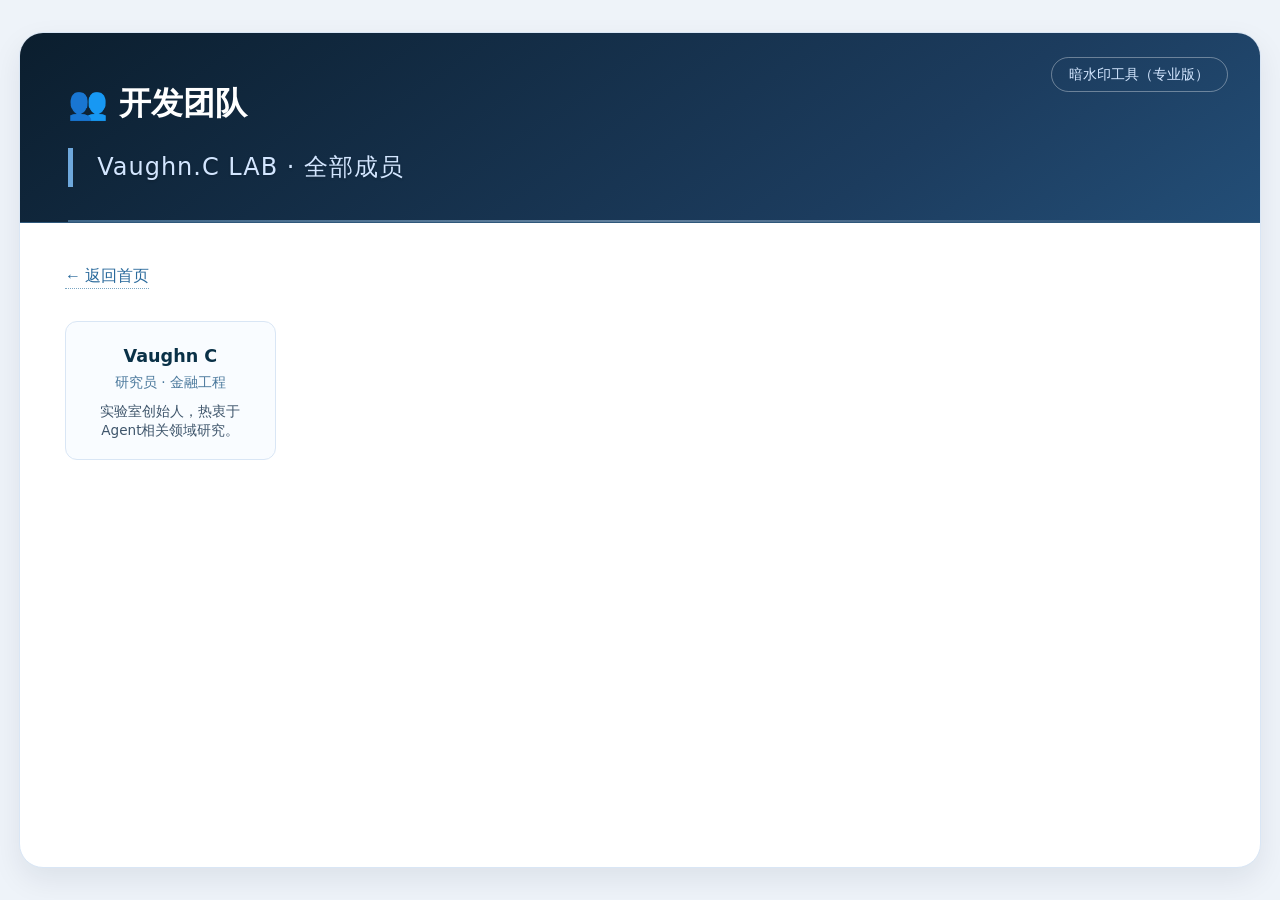
<file: people.html>
<!DOCTYPE html>
<html lang="zh">
<head>
    <meta charset="UTF-8">
    <meta name="viewport" content="width=device-width, initial-scale=1.0">
    <title>全部成员 · Vaughn.C LAB</title>
    <link rel="icon" type="image/jpeg" href="/website.jpg">
    <link rel="stylesheet" href="/style.css">
</head>
<body>
<div class="container">
    <header class="hero">
        <a href="/digital-watermark.html" class="watermark-link">暗水印工具（专业版）</a>
        <h1>👥 开发团队</h1>
        <div class="subhead">Vaughn.C LAB · 全部成员</div>
    </header>
    <div class="content">
        <a href="/" class="back-link">← 返回首页</a>
        <div id="people-grid" class="people-grid"><div class="status-box">⏳ 加载中…</div></div>
    </div>
</div>
<script>
    (function(){
        const grid = document.getElementById('people-grid');
        function esc(t){ return String(t).replace(/[&<>"']/g, m=>({'&':'&amp;','<':'&lt;','>':'&gt;','"':'&quot;',"'":'&#039;'}[m])); }
        async function load(){
            try{
                const r = await fetch('/person.json?t='+Date.now());
                const d = await r.json();
                if(!d.length){ grid.innerHTML='<div class="status-box">暂无成员</div>'; return; }
                let html='';
                d.forEach(p=>{
                    const name=p.name||'未知', title=p.title||'', summary=p.summary||'', filename=p.filename||'';
                    const url = filename ? `/person.html?file=${encodeURIComponent(filename)}` : '#';
                    html+=`<div class="person-card"><div class="person-name"><a href="${esc(url)}">${esc(name)}</a></div><div class="person-title">${esc(title)}</div><div class="person-summary">${esc(summary)}</div></div>`;
                });
                grid.innerHTML=html;
            }catch(e){ grid.innerHTML='<div class="status-box">⚠️ 加载失败</div>'; }
        }
        load();
    })();
</script>
</body>
</html>
</file>
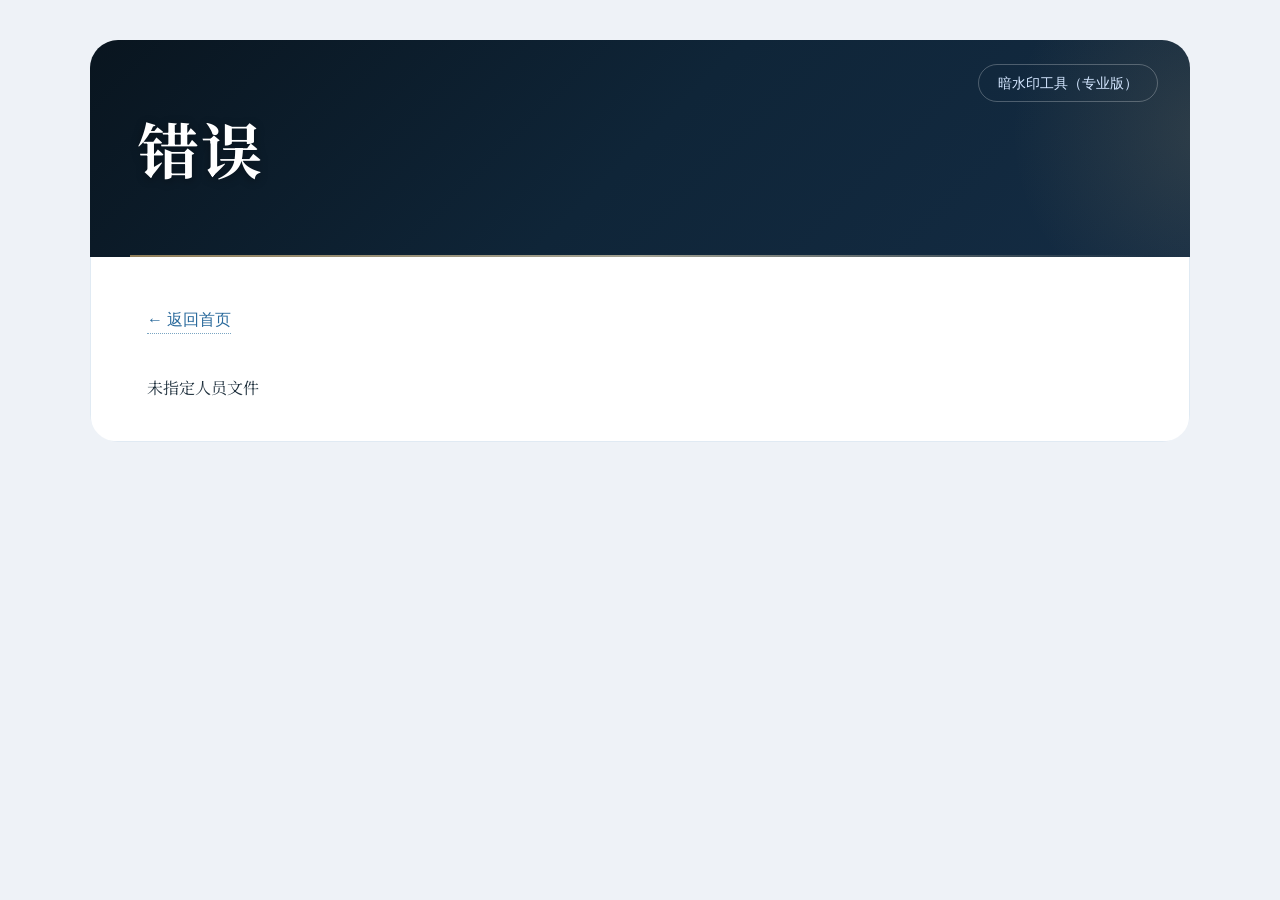
<file: person.html>
<!DOCTYPE html>
<html lang="zh">
<head>
    <meta charset="UTF-8">
    <meta name="viewport" content="width=device-width, initial-scale=1.0">
    <title>成员介绍 · Vaughn.C LAB</title>
    <link rel="icon" type="image/jpeg" href="/website.jpg">
    <!-- 引入优雅衬线字体 -->
    <link href="https://fonts.googleapis.com/css2?family=Noto+Serif+SC:wght@400;600;700&display=swap" rel="stylesheet">
    <style>
        * {
            margin: 0;
            padding: 0;
            box-sizing: border-box;
        }

        body {
            background: #eef2f7;
            font-family: 'Noto Serif SC', '宋体', 'SimSun', 'Georgia', serif;
            color: #1e2f3c;
            line-height: 1.7;
            padding: 2.5rem 1.5rem;
            min-height: 100vh;
            display: flex;
            flex-direction: column;
            align-items: center;
        }

        /* 尊贵金点缀 */
        :root {
            --gold: #c9a96e;
            --gold-light: #f0e4c6;
            --dark-blue: #0a1e2e;
            --deep-blue: #132b42;
        }

        .person-wrapper {
            width: 100%;
            max-width: 1100px;
            background: transparent;
            border-radius: 28px;
            overflow: hidden;
        }

        /* 顶部英雄区 */
        .person-hero {
            background: linear-gradient(135deg, #09151f 0%, #0f2538 50%, #142c44 100%);
            padding: 3.5rem 3rem 2.8rem;
            color: white;
            border-radius: 24px 24px 0 0;
            position: relative;
            overflow: hidden;
        }

        .person-hero::before {
            content: "";
            position: absolute;
            top: -50%;
            right: -20%;
            width: 400px;
            height: 400px;
            background: radial-gradient(circle, rgba(201,169,110,0.15) 0%, transparent 70%);
            pointer-events: none;
        }

        .person-hero::after {
            content: "";
            position: absolute;
            bottom: 0;
            left: 2.5rem;
            right: 2.5rem;
            height: 2px;
            background: linear-gradient(90deg, var(--gold), #e0d5b7, transparent);
            opacity: 0.7;
        }

        .person-hero .watermark-link {
            position: absolute;
            top: 1.5rem;
            right: 2rem;
            color: #d3e6ff;
            border: 1px solid rgba(255,255,255,0.25);
            padding: 0.35rem 1.2rem;
            border-radius: 25px;
            font-size: 0.9rem;
            text-decoration: none;
            transition: all 0.25s;
            font-family: 'Segoe UI', sans-serif;
            z-index: 10;
        }
        .person-hero .watermark-link:hover {
            background: rgba(255,255,255,0.08);
            color: #fff;
            border-color: rgba(255,255,255,0.5);
        }

        .person-name {
            font-size: 3.8rem;
            font-weight: 700;
            letter-spacing: 2px;
            color: #fff;
            text-shadow: 0 2px 10px rgba(0,0,0,0.4);
            margin-bottom: 0.5rem;
            position: relative;
        }

        .person-title {
            font-size: 1.5rem;
            font-weight: 400;
            color: #e0d5b7;
            margin-bottom: 0.8rem;
            border-left: 4px solid var(--gold);
            padding-left: 1.2rem;
            letter-spacing: 1px;
        }

        .person-date {
            font-size: 1rem;
            color: #b0cde0;
            margin-top: 0.5rem;
            font-family: 'Segoe UI', sans-serif;
        }

        /* 内容卡片容器 */
        .person-content {
            background: #ffffff;
            padding: 3rem 3.5rem 2.5rem;
            border-radius: 0 0 24px 24px;
            box-shadow: 0 10px 25px rgba(0, 20, 40, 0.06);
            border: 1px solid #e0eaf3;
            border-top: none;
        }

        .back-link {
            display: inline-block;
            margin-bottom: 2.5rem;
            color: #2a6a9c;
            text-decoration: none;
            font-size: 1rem;
            border-bottom: 1px dotted #7aa5c2;
            font-family: 'Segoe UI', sans-serif;
            transition: color 0.2s;
        }
        .back-link:hover {
            color: #0a3147;
            border-bottom-color: #1f6eb0;
        }

        /* 区块设计 */
        .block {
            margin-bottom: 3rem;
            position: relative;
        }

        .block-title {
            font-size: 1.9rem;
            font-weight: 600;
            color: #132b42;
            margin-bottom: 1.5rem;
            padding-bottom: 0.5rem;
            border-bottom: 1px solid #dbe3ec;
            display: flex;
            align-items: center;
            gap: 0.5rem;
        }
        .block-title::before {
            content: "";
            width: 6px;
            height: 30px;
            background: var(--gold);
            border-radius: 3px;
            margin-right: 0.5rem;
        }

        .block p {
            color: #2c4053;
            margin-bottom: 1rem;
            text-align: justify;
        }

        /* 时间线 */
        .timeline {
            list-style: none;
            padding-left: 0;
            margin-top: 0.5rem;
        }
        .timeline li {
            position: relative;
            padding-left: 2.3rem;
            margin-bottom: 1.2rem;
            border-left: 2px solid #cbd5e0;
        }
        .timeline li::before {
            content: "";
            position: absolute;
            left: -7px;
            top: 0.3rem;
            width: 12px;
            height: 12px;
            background: var(--gold);
            border-radius: 50%;
            box-shadow: 0 0 0 3px #f8f6f0;
        }

        /* 联系方式卡片 */
        .contact-card {
            background: #f8f9fb;
            border-left: 4px solid var(--gold);
            border-radius: 8px;
            padding: 1.5rem 2rem;
            margin-top: 0.5rem;
            line-height: 2;
            font-size: 1rem;
            color: #1e2f3c;
        }
        .contact-card a {
            color: #1f5b8c;
            text-decoration: none;
            border-bottom: 1px dotted #a0bedb;
        }
        .contact-card a:hover {
            color: #0a3147;
        }

        /* 作者链接按钮 */
        .author-link-btn {
            display: inline-block;
            background: linear-gradient(135deg, #2b4b6b, #1a3650);
            color: #fff;
            padding: 0.6rem 2rem;
            border-radius: 30px;
            text-decoration: none;
            font-weight: 500;
            letter-spacing: 0.5px;
            transition: all 0.3s;
            border: 1px solid var(--gold);
            font-family: 'Segoe UI', sans-serif;
        }
        .author-link-btn:hover {
            background: linear-gradient(135deg, #3b5f82, #244b66);
            border-color: #dbbf6c;
        }

        @media (max-width: 700px) {
            body {
                padding: 1.2rem 0.8rem;
            }
            .person-hero {
                padding: 2.3rem 1.5rem 2rem;
            }
            .person-name {
                font-size: 2.6rem;
            }
            .person-title {
                font-size: 1.2rem;
            }
            .person-content {
                padding: 2rem 1.5rem;
            }
            .block-title {
                font-size: 1.5rem;
            }
        }
    </style>
</head>
<body>
<div class="person-wrapper">
    <header class="person-hero" id="person-hero">
        <a href="/digital-watermark.html" class="watermark-link">暗水印工具（专业版）</a>
        <h1 class="person-name" id="person-name">加载中…</h1>
        <div class="person-title" id="person-title"></div>
        <div class="person-date" id="person-date"></div>
    </header>

    <div class="person-content">
        <a href="/" class="back-link">← 返回首页</a>
        <div id="person-details">
            <div style="text-align:center; padding:2rem; color:#7a8c9e;">⏳ 正在加载人物履历…</div>
        </div>
    </div>
</div>

<script>
    (function(){
        const params = new URLSearchParams(window.location.search);
        const file = params.get('file');
        if (!file) {
            document.getElementById('person-name').textContent = '错误';
            document.getElementById('person-details').innerHTML = '<p>未指定人员文件</p>';
            return;
        }
        const fileUrl = `/person/${file}`;

        function esc(t) {
            return String(t).replace(/[&<>"']/g, m => ({
                '&': '&amp;', '<': '&lt;', '>': '&gt;', '"': '&quot;', "'": '&#039;'
            }[m]));
        }

        function parsePerson(md) {
            const lines = md.split('\n');
            let name = '', title = '', date = '';
            if (lines.length > 0) name = lines[0].trim();
            if (lines.length > 1) title = lines[1].trim();
            if (lines.length > 2) date = lines[2].trim();
            let start = 3;
            while (start < lines.length && lines[start].trim() === '') start++;
            const body = lines.slice(start).join('\n');

            const sections = { intro: '', timeline: [], note: '', author: '', contact: '' };
            const parts = body.split(/^##\s+/m);
            for (let i = 1; i < parts.length; i++) {
                const part = parts[i];
                const br = part.indexOf('\n');
                const heading = part.substring(0, br).trim();
                const content = part.substring(br + 1).trim();

                if (heading.includes('人物介绍')) sections.intro = content;
                else if (heading.includes('任职履历')) {
                    sections.timeline = content.split('\n')
                        .filter(l => l.trim().startsWith('-'))
                        .map(l => l.replace(/^-\s*/, '').trim());
                }
                else if (heading.includes('个人说明')) sections.note = content;
                else if (heading.includes('作者主页')) sections.author = content.trim();
                else if (heading.includes('联系方式')) sections.contact = content;
            }
            return { name, title, date, sections };
        }

        function render(data) {
            document.getElementById('person-name').textContent = data.name;
            document.getElementById('person-title').textContent = data.title;
            document.getElementById('person-date').textContent = `📅 更新于 ${data.date}`;
            document.title = `${data.name} · Vaughn.C LAB`;

            const s = data.sections;
            let html = '';

            if (s.intro) {
                html += `<div class="block">
                    <div class="block-title">人物介绍</div>
                    <p>${esc(s.intro).replace(/\n/g, '<br>')}</p>
                </div>`;
            }
            if (s.timeline.length) {
                html += `<div class="block">
                    <div class="block-title">任职履历</div>
                    <ul class="timeline">
                        ${s.timeline.map(item => `<li>${esc(item)}</li>`).join('')}
                    </ul>
                </div>`;
            }
            if (s.note) {
                html += `<div class="block">
                    <div class="block-title">个人说明</div>
                    <p>${esc(s.note).replace(/\n/g, '<br>')}</p>
                </div>`;
            }
            if (s.author) {
                html += `<div class="block">
                    <div class="block-title">作者主页</div>
                    <a href="/author.html?name=${encodeURIComponent(s.author)}" class="author-link-btn">
                        查看 ${esc(s.author)} 的全部文章 →
                    </a>
                </div>`;
            }
            if (s.contact) {
                html += `<div class="block">
                    <div class="block-title">联系方式</div>
                    <div class="contact-card">${esc(s.contact).replace(/\n/g, '<br>')}</div>
                </div>`;
            }

            document.getElementById('person-details').innerHTML = html || '<p style="text-align:center; color:#7a8c9e;">暂无详细资料。</p>';
        }

        async function load() {
            try {
                const res = await fetch(fileUrl);
                if (!res.ok) throw new Error('文件加载失败');
                const md = await res.text();
                const data = parsePerson(md);
                render(data);
            } catch (e) {
                document.getElementById('person-name').textContent = '加载失败';
                document.getElementById('person-details').innerHTML = `<p style="color:#a94442;">⚠️ ${e.message}</p>`;
            }
        }
        load();
    })();
</script>
</body>
</html>
</file>
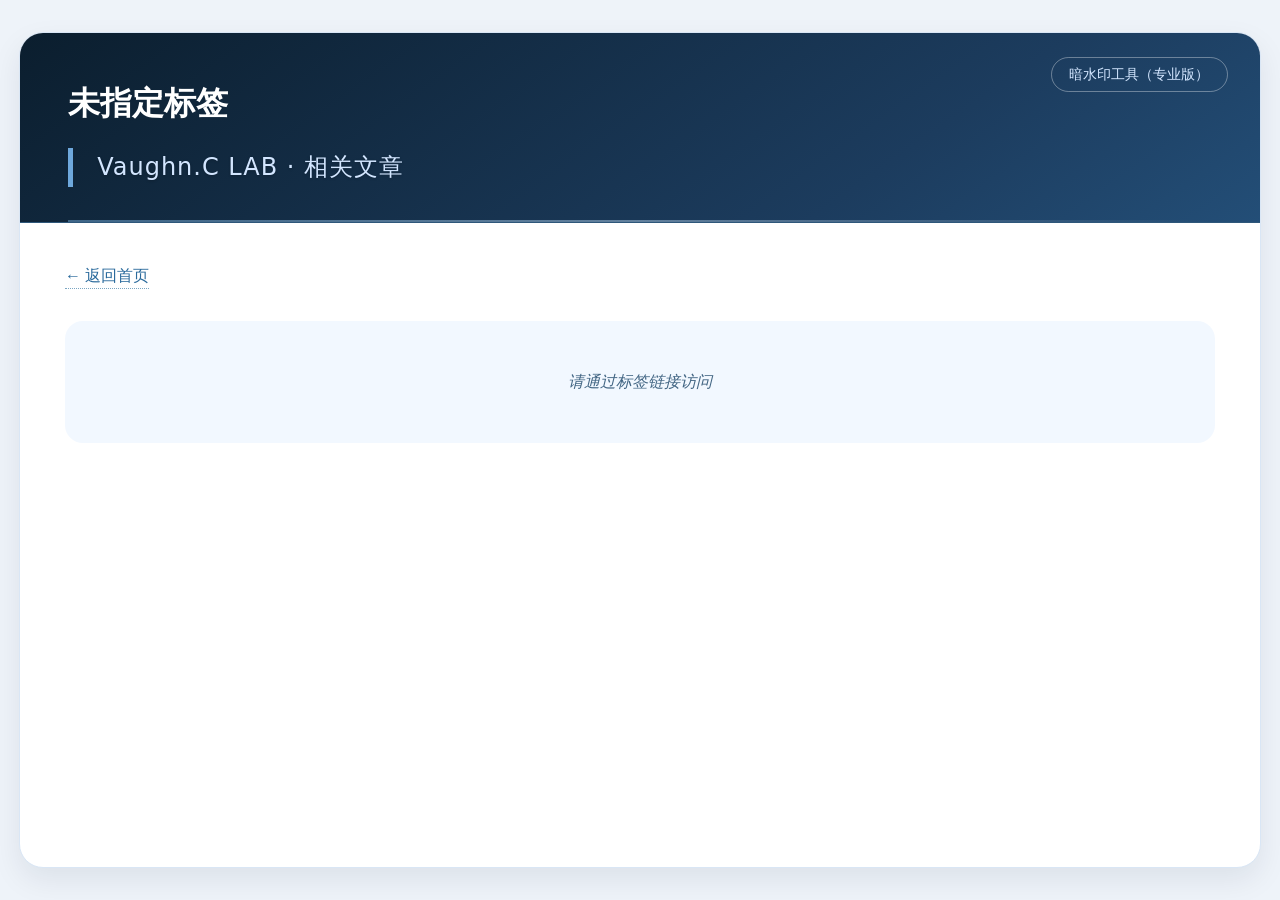
<file: tag.html>
<!DOCTYPE html>
<html lang="zh">
<head>
    <meta charset="UTF-8">
    <meta name="viewport" content="width=device-width, initial-scale=1.0">
    <title>标签 · Vaughn.C LAB</title>
    <link rel="icon" type="image/jpeg" href="/website.jpg">
    <link rel="stylesheet" href="/style.css">
</head>
<body>
<div class="container">
    <header class="hero">
        <a href="/digital-watermark.html" class="watermark-link">暗水印工具（专业版）</a>
        <h1 id="tag-title">🏷️ 标签</h1>
        <div class="subhead">Vaughn.C LAB · 相关文章</div>
    </header>
    <div class="content">
        <a href="/" class="back-link">← 返回首页</a>
        <div id="tag-container" class="article-list"><div class="status-box">⏳ 加载中…</div></div>
    </div>
</div>
<script>
    (function(){
        const cont = document.getElementById('tag-container');
        const titleEl = document.getElementById('tag-title');
        const params = new URLSearchParams(window.location.search);
        const target = params.get('tag') ? decodeURIComponent(params.get('tag')).trim() : '';
        if(!target){ titleEl.textContent='未指定标签'; cont.innerHTML='<div class="status-box">请通过标签链接访问</div>'; return; }
        titleEl.textContent = `🏷️ ${target} · 相关文章`;
        function esc(t){ return String(t).replace(/[&<>"']/g, m=>({'&':'&amp;','<':'&lt;','>':'&gt;','"':'&quot;',"'":'&#039;'}[m])); }
        function fmtDate(d){ if(!d) return ''; const p=d.split('-'); return p.length===3?`${p[0]}年${+p[1]}月${+p[2]}日`:d; }
        function fmtAuthors(a){ if(!a) return '未知作者'; return a.split(',').map(s=>`<a href="/author.html?name=${encodeURIComponent(s.trim())}" class="author-link">${esc(s.trim())}</a>`).join(', '); }
        function fmtTags(t,curr){ if(!t||!Array.isArray(t)) return ''; return t.map(tag=>`<span class="tag-link" style="${tag===curr?'background:#b3cee5;font-weight:600;':''}">#${esc(tag)}</span>`).join(''); }
        async function load(){
            try{
                const r = await fetch('/posts.json?t='+Date.now());
                const d = await r.json();
                const filtered = d.filter(item=>{
                    const tags = item.tags || (item.tag?[item.tag]:[]);
                    return tags.includes(target);
                });
                const sorted = filtered.sort((a,b)=>(b.date||'').localeCompare(a.date||''));
                if(!sorted.length){ cont.innerHTML=`<div class="status-box">📭 暂无标签 “${target}” 的文章</div>`; return; }
                let html='';
                sorted.forEach(item=>{
                    const title=item.title||'无标题', date=fmtDate(item.date), filename=item.filename||'';
                    const url = filename ? `/article.html?post=${encodeURIComponent(filename)}` : '#';
                    const authors=fmtAuthors(item.author);
                    const tagsHtml=fmtTags(item.tags||[item.tag], target);
                    html+=`<article class="article-card"><div class="article-meta"><span class="article-date">📅 ${date}</span><span>✍️ ${authors}</span><div style="display:flex;flex-wrap:wrap;gap:0.2rem;">${tagsHtml}</div></div><h3 class="article-title"><a href="${esc(url)}" target="_blank">${esc(title)}</a></h3></article>`;
                });
                cont.innerHTML=html;
            }catch(e){ cont.innerHTML='<div class="status-box">⚠️ 加载失败</div>'; }
        }
        load();
    })();
</script>
</body>
</html>
</file>
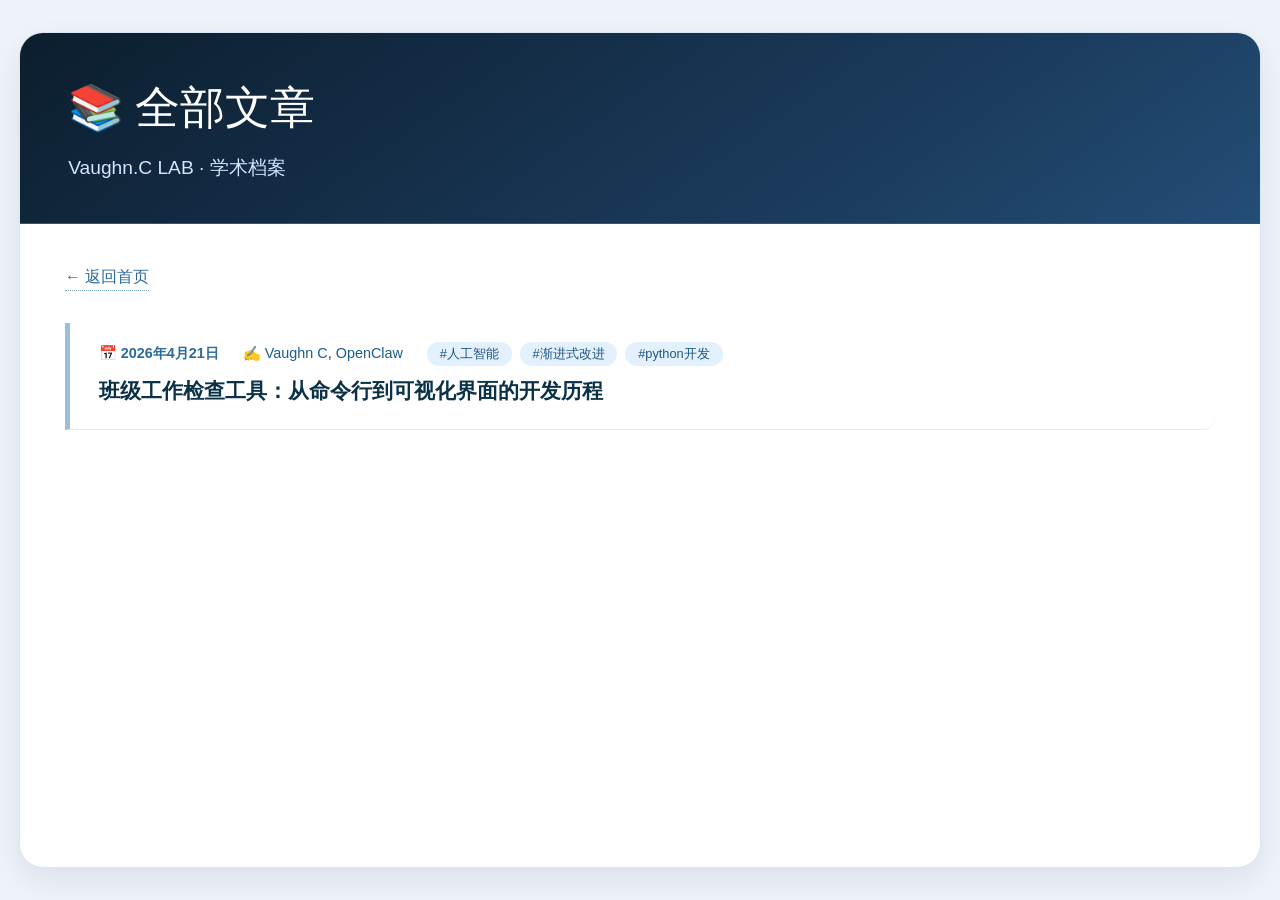
<file: myweb/archive.html>
<!DOCTYPE html>
<html lang="zh">
<head>
    <meta charset="UTF-8">
    <meta name="viewport" content="width=device-width, initial-scale=1.0">
    <title>全部文章 · Vaughn.C LAB</title>
    <style>
        /* 沿用之前 archive 样式，仅修改标签部分 */
        * { margin:0; padding:0; box-sizing:border-box; }
        body { background:#eef3f9; font-family:'Segoe UI','Roboto',sans-serif; color:#1a2e3f; line-height:1.6; padding:2rem 1.2rem; min-height:100vh; display:flex; flex-direction:column; align-items:center; }
        .container { width:100%; max-width:1300px; margin:0 auto; background:#ffffff; border-radius:24px; box-shadow:0 12px 30px rgba(0,20,50,0.08); overflow:hidden; border:1px solid #d9e6f5; flex:1; }
        .hero { background:linear-gradient(145deg, #0b1e2e 0%, #1c3c5e 70%, #234e77 100%); padding:2.5rem 3rem; color:white; border-bottom:1px solid #2e577a; }
        .hero h1 { font-size:2.8rem; font-weight:500; font-family:'Georgia',serif; }
        .hero .subhead { font-size:1.2rem; color:#d3e6ff; margin-top:0.5rem; }
        .content { padding:2.5rem 2.8rem; }
        .back-link { display:inline-block; margin-bottom:2rem; color:#2a6a9c; text-decoration:none; font-size:1rem; border-bottom:1px dotted #7aa5c2; }
        .back-link:hover { color:#0a3147; }
        .article-list { display:flex; flex-direction:column; gap:1.2rem; }
        .article-card { padding:1.2rem 1.8rem; background:#ffffff; border-left:5px solid #9bbfda; border-radius:0 12px 12px 0; border-bottom:1px solid #e2ecf5; }
        .article-meta { display:flex; flex-wrap:wrap; gap:0.8rem 1.5rem; margin-bottom:0.5rem; font-size:0.9rem; align-items:center; }
        .article-date { color:#2b6a9c; font-weight:600; }
        .article-title { font-size:1.3rem; margin:0.3rem 0 0.2rem; }
        .article-title a { color:#0a3147; text-decoration:none; font-family:'Georgia',serif; }
        .article-title a:hover { color:#1a66b3; }
        .status-box { text-align:center; padding:3rem; color:#436684; }
        .tag-link { display:inline-block; background:#e3f0fd; color:#1f5680; padding:0.1rem 0.8rem; border-radius:30px; font-size:0.8rem; margin-right:0.3rem; text-decoration:none; }
    </style>
</head>
<body>
<div class="container">
    <header class="hero">
        <h1>📚 全部文章</h1>
        <div class="subhead">Vaughn.C LAB · 学术档案</div>
    </header>
    <div class="content">
        <a href="/myweb/" class="back-link">← 返回首页</a>
        <div id="archive-container" class="article-list">
            <div class="status-box">⏳ 加载中…</div>
        </div>
    </div>
</div>
<script>
    (function() {
        const container = document.getElementById('archive-container');
        function escapeHtml(text) {
            if (!text) return text;
            return String(text).replace(/[&<>"']/g, function(m) {
                return { '&':'&amp;', '<':'&lt;', '>':'&gt;', '"':'&quot;', "'":'&#039;' }[m];
            });
        }
        function formatDate(dateStr) {
            if (!dateStr) return '';
            const parts = dateStr.split('-');
            if (parts.length === 3) return `${parts[0]}年${parseInt(parts[1])}月${parseInt(parts[2])}日`;
            return dateStr;
        }
        function formatAuthors(authorString) {
            if (!authorString) return '未知作者';
            const authors = authorString.split(',').map(a => a.trim()).filter(a => a);
            return authors.map(a => `<a href="/myweb/author.html?name=${encodeURIComponent(a)}" style="color:#1a5e8c; text-decoration:none;">${escapeHtml(a)}</a>`).join(', ');
        }
        function formatTags(tags) {
            if (!tags || !Array.isArray(tags) || tags.length===0) return '';
            return tags.map(t => `<a href="/myweb/tag.html?tag=${encodeURIComponent(t)}" class="tag-link">#${escapeHtml(t)}</a>`).join('');
        }

        async function loadArchive() {
            try {
                const resp = await fetch('/myweb/posts.json?t=' + Date.now());
                if (!resp.ok) throw new Error('无法获取文章数据');
                const data = await resp.json();
                if (!Array.isArray(data)) throw new Error('数据格式错误');
                const sorted = [...data].sort((a,b) => (b.date||'').localeCompare(a.date||''));
                if (sorted.length === 0) {
                    container.innerHTML = '<div class="status-box">暂无文章</div>';
                    return;
                }
                let html = '';
                sorted.forEach(item => {
                    const title = item.title || '无标题';
                    const date = formatDate(item.date);
                    const filename = item.filename || '';
                    const articleUrl = filename ? `/myweb/article.html?post=${encodeURIComponent(filename)}` : '#';
                    const authors = formatAuthors(item.author);
                    const tagsHtml = formatTags(item.tags || (item.tag ? [item.tag] : []));

                    html += `
                        <article class="article-card">
                            <div class="article-meta">
                                <span class="article-date">📅 ${date}</span>
                                <span>✍️ ${authors}</span>
                                <div style="display:flex; flex-wrap:wrap; gap:0.2rem;">${tagsHtml}</div>
                            </div>
                            <h3 class="article-title"><a href="${escapeHtml(articleUrl)}" target="_blank">${escapeHtml(title)}</a></h3>
                        </article>
                    `;
                });
                container.innerHTML = html;
            } catch(e) {
                container.innerHTML = '<div class="status-box">⚠️ 加载失败，请稍后重试</div>';
                console.error(e);
            }
        }
        loadArchive();
    })();
</script>
</body>
</html>
</file>
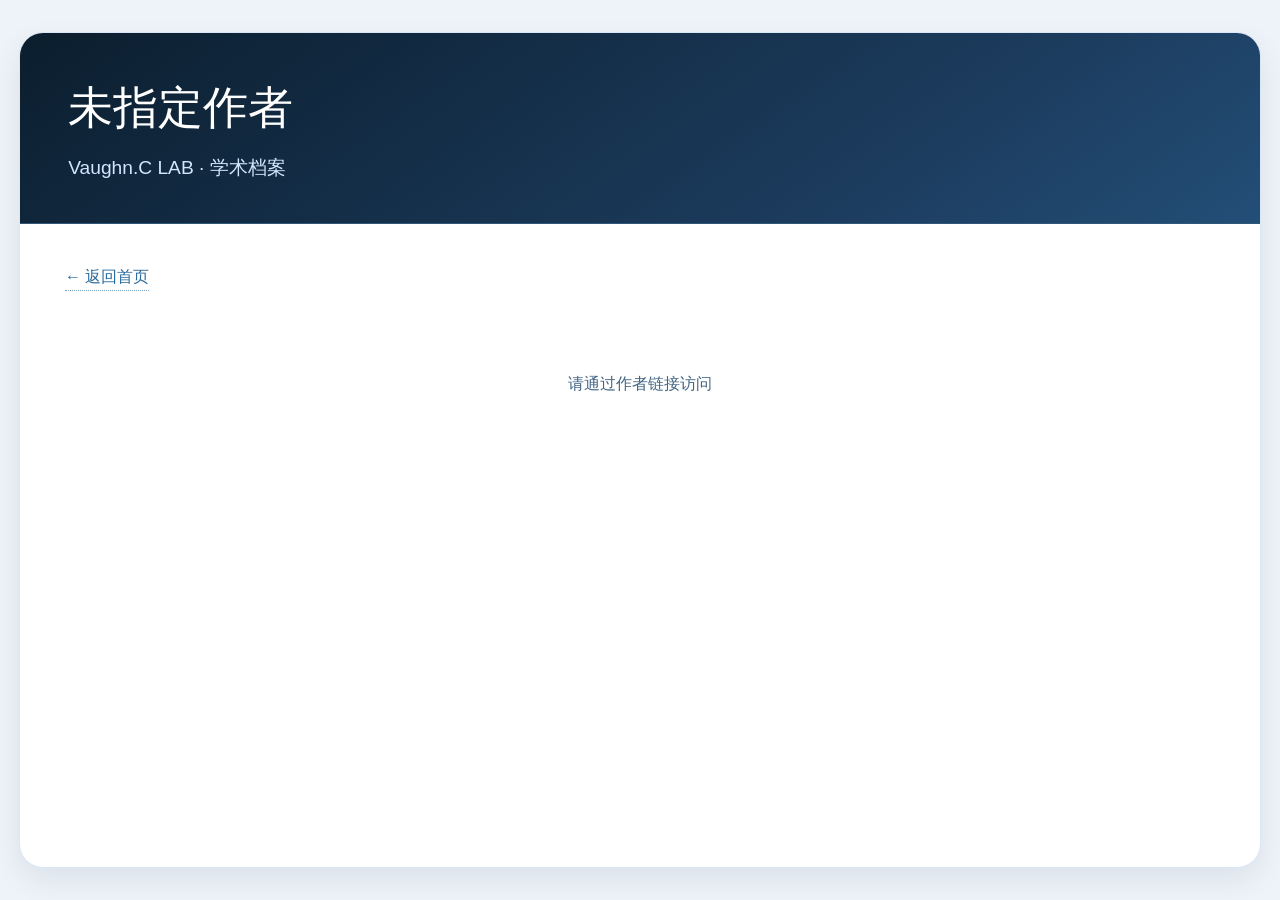
<file: myweb/author.html>
<!DOCTYPE html>
<html lang="zh">
<head>
    <meta charset="UTF-8">
    <meta name="viewport" content="width=device-width, initial-scale=1.0">
    <title>作者文章 · Vaughn.C LAB</title>
    <style>
        * { margin:0; padding:0; box-sizing:border-box; }
        body { background:#eef3f9; font-family:'Segoe UI','Roboto',sans-serif; color:#1a2e3f; line-height:1.6; padding:2rem 1.2rem; min-height:100vh; display:flex; flex-direction:column; align-items:center; }
        .container { width:100%; max-width:1300px; margin:0 auto; background:#ffffff; border-radius:24px; box-shadow:0 12px 30px rgba(0,20,50,0.08); overflow:hidden; border:1px solid #d9e6f5; flex:1; }
        .hero { background:linear-gradient(145deg, #0b1e2e 0%, #1c3c5e 70%, #234e77 100%); padding:2.5rem 3rem; color:white; border-bottom:1px solid #2e577a; }
        .hero h1 { font-size:2.8rem; font-weight:500; font-family:'Georgia',serif; }
        .hero .subhead { font-size:1.2rem; color:#d3e6ff; margin-top:0.5rem; }
        .content { padding:2.5rem 2.8rem; }
        .back-link { display:inline-block; margin-bottom:2rem; color:#2a6a9c; text-decoration:none; font-size:1rem; border-bottom:1px dotted #7aa5c2; }
        .back-link:hover { color:#0a3147; }
        .article-list { display:flex; flex-direction:column; gap:1.2rem; }
        .article-card { padding:1.2rem 1.8rem; background:#ffffff; border-left:5px solid #9bbfda; border-radius:0 12px 12px 0; border-bottom:1px solid #e2ecf5; }
        .article-meta { display:flex; flex-wrap:wrap; gap:0.8rem 1.5rem; margin-bottom:0.5rem; font-size:0.9rem; align-items:center; }
        .article-date { color:#2b6a9c; font-weight:600; }
        .article-title { font-size:1.3rem; margin:0.3rem 0 0.2rem; }
        .article-title a { color:#0a3147; text-decoration:none; font-family:'Georgia',serif; }
        .article-title a:hover { color:#1a66b3; }
        .status-box { text-align:center; padding:3rem; color:#436684; }
        .tag-link { display:inline-block; background:#e3f0fd; color:#1f5680; padding:0.1rem 0.8rem; border-radius:30px; font-size:0.8rem; margin-right:0.3rem; text-decoration:none; }
    </style>
</head>
<body>
<div class="container">
    <header class="hero">
        <h1 id="author-name-display">作者文章</h1>
        <div class="subhead">Vaughn.C LAB · 学术档案</div>
    </header>
    <div class="content">
        <a href="/myweb/" class="back-link">← 返回首页</a>
        <div id="author-container" class="article-list">
            <div class="status-box">⏳ 加载中…</div>
        </div>
    </div>
</div>
<script>
    (function() {
        const container = document.getElementById('author-container');
        const nameDisplay = document.getElementById('author-name-display');
        const params = new URLSearchParams(window.location.search);
        const targetAuthor = params.get('name') ? decodeURIComponent(params.get('name')).trim() : '';
        if (!targetAuthor) {
            nameDisplay.textContent = '未指定作者';
            container.innerHTML = '<div class="status-box">请通过作者链接访问</div>';
            return;
        }
        nameDisplay.textContent = `👤 ${targetAuthor} 的文章`;

        function escapeHtml(text) {
            if (!text) return text;
            return String(text).replace(/[&<>"']/g, function(m) {
                return { '&':'&amp;', '<':'&lt;', '>':'&gt;', '"':'&quot;', "'":'&#039;' }[m];
            });
        }
        function formatDate(dateStr) {
            if (!dateStr) return '';
            const parts = dateStr.split('-');
            if (parts.length === 3) return `${parts[0]}年${parseInt(parts[1])}月${parseInt(parts[2])}日`;
            return dateStr;
        }
        function formatTags(tags) {
            if (!tags || !Array.isArray(tags) || tags.length===0) return '';
            return tags.map(t => `<a href="/myweb/tag.html?tag=${encodeURIComponent(t)}" class="tag-link">#${escapeHtml(t)}</a>`).join('');
        }

        async function loadAuthorArticles() {
            try {
                const resp = await fetch('/myweb/posts.json?t=' + Date.now());
                if (!resp.ok) throw new Error('无法获取文章数据');
                const data = await resp.json();
                if (!Array.isArray(data)) throw new Error('数据格式错误');
                const filtered = data.filter(item => {
                    if (!item.author) return false;
                    const authors = item.author.split(',').map(a => a.trim());
                    return authors.includes(targetAuthor);
                });
                const sorted = filtered.sort((a,b) => (b.date||'').localeCompare(a.date||''));
                if (sorted.length === 0) {
                    container.innerHTML = `<div class="status-box">📭 ${targetAuthor} 暂无文章</div>`;
                    return;
                }
                let html = '';
                sorted.forEach(item => {
                    const title = item.title || '无标题';
                    const date = formatDate(item.date);
                    const filename = item.filename || '';
                    const articleUrl = filename ? `/myweb/article.html?post=${encodeURIComponent(filename)}` : '#';
                    const tagsHtml = formatTags(item.tags || (item.tag ? [item.tag] : []));

                    html += `
                        <article class="article-card">
                            <div class="article-meta">
                                <span class="article-date">📅 ${date}</span>
                                <div>${tagsHtml}</div>
                            </div>
                            <h3 class="article-title"><a href="${escapeHtml(articleUrl)}" target="_blank">${escapeHtml(title)}</a></h3>
                        </article>
                    `;
                });
                container.innerHTML = html;
            } catch(e) {
                container.innerHTML = '<div class="status-box">⚠️ 加载失败，请稍后重试</div>';
                console.error(e);
            }
        }
        loadAuthorArticles();
    })();
</script>
</body>
</html>
</file>
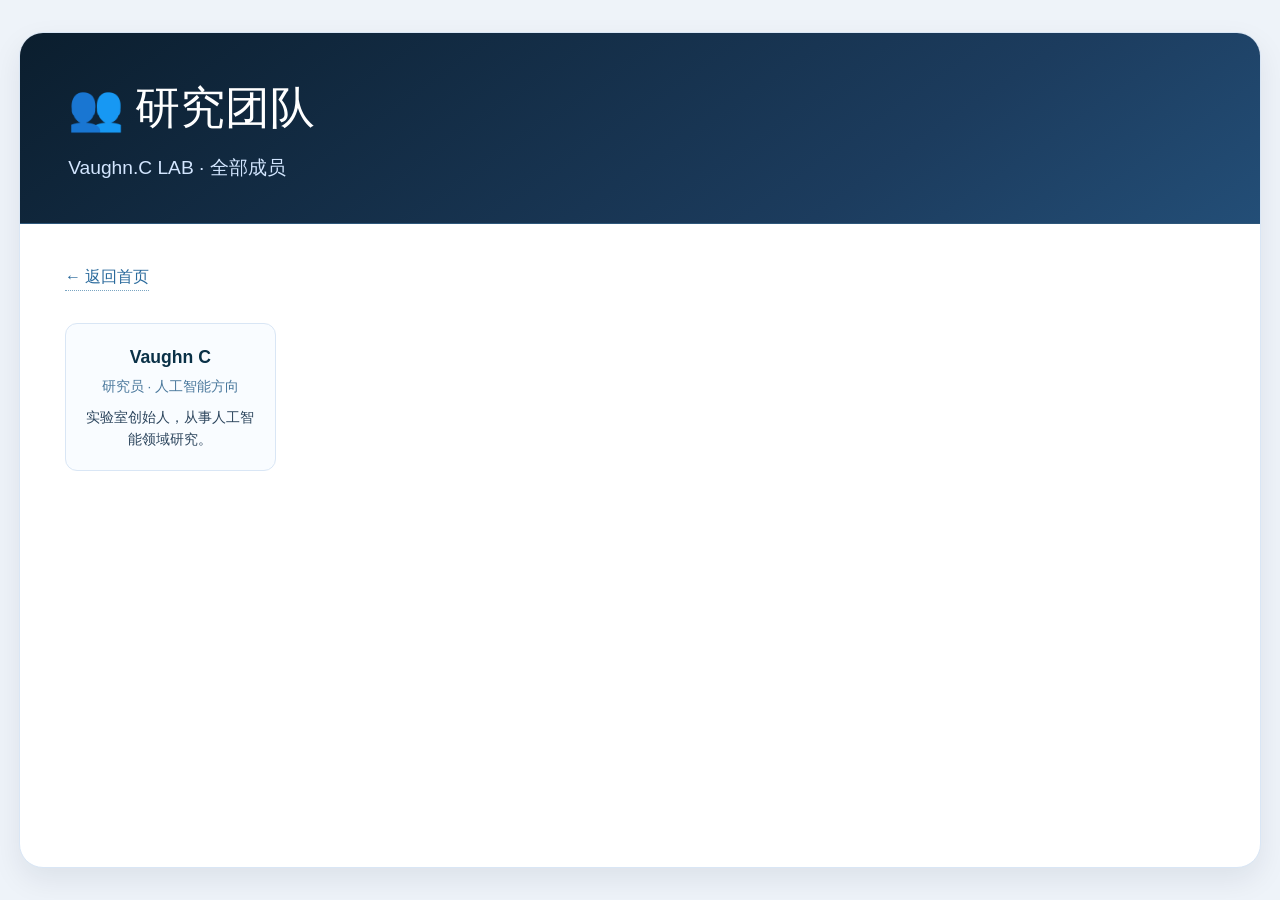
<file: myweb/people.html>
<!DOCTYPE html>
<html lang="zh">
<head>
    <meta charset="UTF-8">
    <meta name="viewport" content="width=device-width, initial-scale=1.0">
    <title>全部成员 · Vaughn.C LAB</title>
    <style>
        * { margin:0; padding:0; box-sizing:border-box; }
        body { background:#eef3f9; font-family:'Segoe UI','Roboto',sans-serif; color:#1a2e3f; line-height:1.6; padding:2rem 1.2rem; min-height:100vh; display:flex; flex-direction:column; align-items:center; }
        .container { width:100%; max-width:1300px; margin:0 auto; background:#fff; border-radius:24px; box-shadow:0 12px 30px rgba(0,20,50,0.08); overflow:hidden; border:1px solid #d9e6f5; flex:1; }
        .hero { background:linear-gradient(145deg,#0b1e2e 0%,#1c3c5e 70%,#234e77 100%); padding:2.5rem 3rem; color:#fff; border-bottom:1px solid #2e577a; }
        .hero h1 { font-size:2.8rem; font-weight:500; font-family:'Georgia',serif; }
        .hero .subhead { font-size:1.2rem; color:#d3e6ff; margin-top:0.5rem; }
        .content { padding:2.5rem 2.8rem; }
        .back-link { display:inline-block; margin-bottom:2rem; color:#2a6a9c; text-decoration:none; font-size:1rem; border-bottom:1px dotted #7aa5c2; }
        .people-grid { display:grid; grid-template-columns:repeat(auto-fill, minmax(200px,1fr)); gap:1.5rem; }
        .person-card { background:#f9fcff; border-radius:12px; padding:1.2rem 1rem; border:1px solid #d9e6f5; transition:0.2s; text-align:center; }
        .person-card:hover { box-shadow:0 6px 12px rgba(26,67,113,0.06); border-color:#aac9e4; }
        .person-name { font-size:1.1rem; font-weight:600; color:#0a3147; margin-bottom:0.3rem; }
        .person-name a { text-decoration:none; color:inherit; }
        .person-name a:hover { color:#1f6eb0; }
        .person-title { font-size:0.85rem; color:#4a789c; margin-bottom:0.6rem; }
        .person-summary { font-size:0.85rem; color:#2b445c; }
        .status-box { text-align:center; padding:3rem; color:#436684; }
    </style>
</head>
<body>
<div class="container">
    <header class="hero">
        <h1>👥 研究团队</h1>
        <div class="subhead">Vaughn.C LAB · 全部成员</div>
    </header>
    <div class="content">
        <a href="/myweb/" class="back-link">← 返回首页</a>
        <div id="people-grid" class="people-grid">
            <div class="status-box">⏳ 加载中…</div>
        </div>
    </div>
</div>
<script>
    (function(){
        const grid = document.getElementById('people-grid');
        function escapeHtml(t){ return t?String(t).replace(/[&<>"']/g, m=>({'&':'&amp;','<':'&lt;','>':'&gt;','"':'&quot;',"'":'&#039;'}[m])):t; }
        async function load(){
            try{
                const res = await fetch('/myweb/person.json?t='+Date.now());
                const data = await res.json();
                if(!Array.isArray(data)||!data.length){ grid.innerHTML='<div class="status-box">暂无成员</div>'; return; }
                let html='';
                data.forEach(p=>{
                    const name=p.name||'未知', title=p.title||'', summary=p.summary||'', filename=p.filename||'';
                    const url = filename?`/myweb/person.html?file=${encodeURIComponent(filename)}`:'#';
                    html+=`<div class="person-card">
                        <div class="person-name"><a href="${escapeHtml(url)}">${escapeHtml(name)}</a></div>
                        <div class="person-title">${escapeHtml(title)}</div>
                        <div class="person-summary">${escapeHtml(summary)}</div>
                    </div>`;
                });
                grid.innerHTML=html;
            }catch(e){ grid.innerHTML='<div class="status-box">⚠️ 加载失败</div>'; }
        }
        load();
    })();
</script>
</body>
</html>
</file>
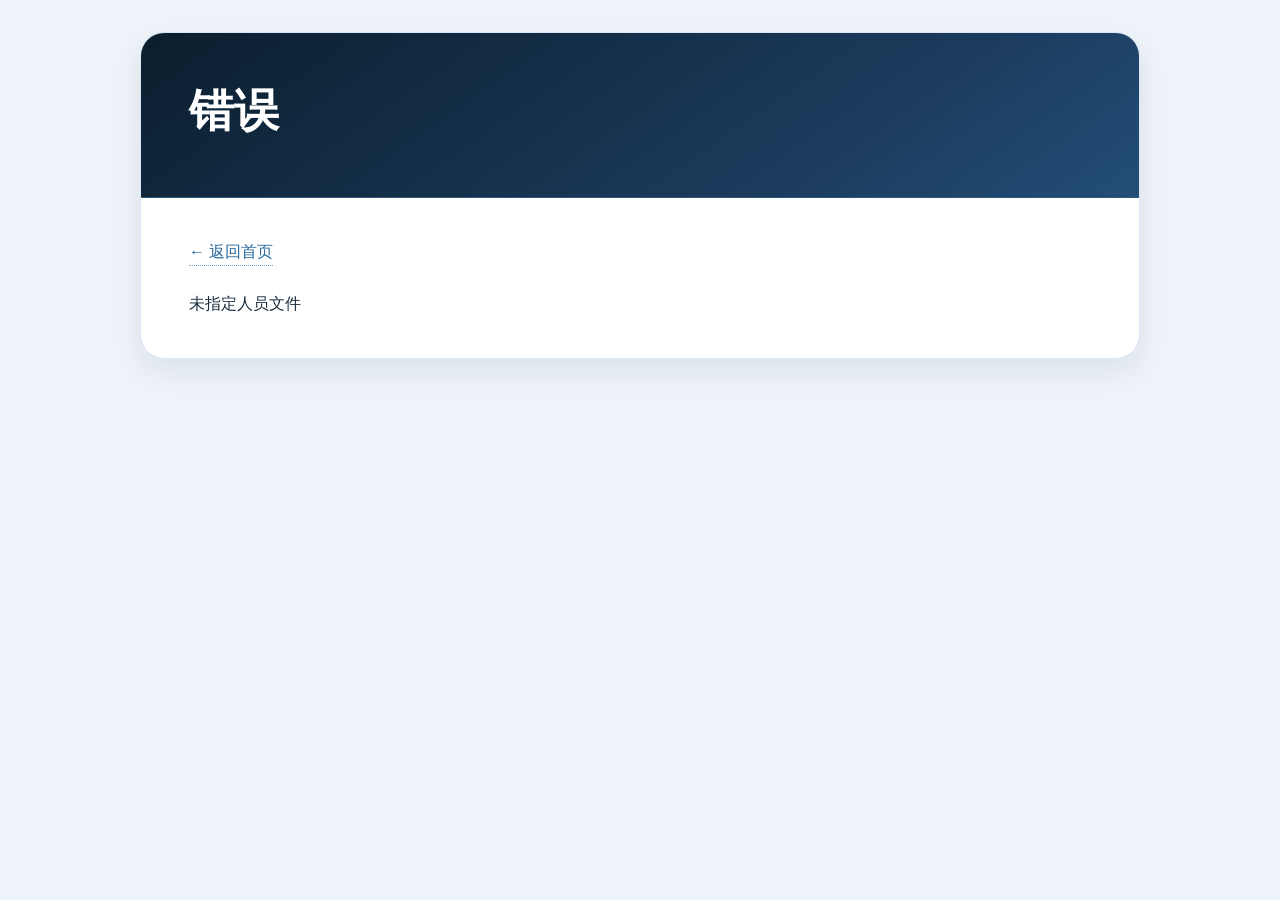
<file: myweb/person.html>
<!DOCTYPE html>
<html lang="zh">
<head>
    <meta charset="UTF-8">
    <meta name="viewport" content="width=device-width, initial-scale=1.0">
    <title>成员介绍 · Vaughn.C LAB</title>
    <style>
        * { margin:0; padding:0; box-sizing:border-box; }
        body { background:#eef3f9; font-family:'宋体','SimSun',serif; color:#1a2e3f; line-height:1.7; padding:2rem 1.5rem; display:flex; flex-direction:column; align-items:center; }
        .container { width:100%; max-width:1000px; margin:0 auto; background:#fff; border-radius:24px; box-shadow:0 12px 30px rgba(0,20,50,0.08); overflow:hidden; border:1px solid #d9e6f5; }
        .hero { background:linear-gradient(145deg,#0b1e2e 0%,#1c3c5e 70%,#234e77 100%); padding:2.5rem 3rem; color:#fff; border-bottom:1px solid #2e577a; }
        .hero h1 { font-size:2.8rem; font-weight:600; font-family:'宋体',serif; margin-bottom:0.3rem; }
        .hero .subtitle { font-size:1.4rem; color:#d3e6ff; margin-bottom:0.5rem; }
        .hero .update-date { font-size:0.95rem; color:#b0cde0; }
        .content { padding:2.5rem 3rem; }
        .back-link { display:inline-block; margin-bottom:1.5rem; color:#2a6a9c; text-decoration:none; border-bottom:1px dotted #7aa5c2; }
        .section { margin-bottom:2.5rem; }
        .section h2 { font-size:1.8rem; color:#1c405b; border-bottom:1px solid #cbdde9; padding-bottom:0.3rem; margin-bottom:1.2rem; font-family:'宋体',serif; }
        .timeline { list-style:none; padding-left:0; }
        .timeline li { position:relative; padding-left:2rem; margin-bottom:1rem; border-left:2px solid #9bbfda; }
        .timeline li::before { content:"●"; position:absolute; left:-0.55rem; top:0.2rem; color:#1f6eb0; font-size:1rem; }
        .author-link { display:inline-block; margin-top:0.5rem; background:#e3f0fd; color:#1f5680; padding:0.3rem 1.2rem; border-radius:30px; text-decoration:none; }
        .author-link:hover { background:#cde1f2; }
        .loading { text-align:center; padding:3rem; color:#436684; }
    </style>
</head>
<body>
<div class="container">
    <header class="hero" id="person-hero">
        <h1 id="person-name">加载中…</h1>
        <div class="subtitle" id="person-title"></div>
        <div class="update-date" id="person-date"></div>
    </header>
    <div class="content">
        <a href="/myweb/" class="back-link">← 返回首页</a>
        <div id="person-content">
            <div class="loading">⏳ 加载中…</div>
        </div>
    </div>
</div>
<script>
    (function(){
        const params = new URLSearchParams(window.location.search);
        const file = params.get('file');
        if(!file) { document.getElementById('person-name').textContent='错误'; document.getElementById('person-content').innerHTML='<p>未指定人员文件</p>'; return; }

        const fileUrl = `/myweb/person/${file}`;

        function escapeHtml(t){ return t?String(t).replace(/[&<>"']/g, m=>({'&':'&amp;','<':'&lt;','>':'&gt;','"':'&quot;',"'":'&#039;'}[m])):t; }

        // 解析 .md 内容
        function parsePersonMarkdown(md) {
            const lines = md.split('\n');
            let name = lines[0]?.trim() || '';
            let title = lines[1]?.trim() || '';
            let date = lines[2]?.trim() || '';
            
            // 提取正文（从第4行开始，跳过空行）
            let contentStart = 3;
            while(contentStart < lines.length && lines[contentStart].trim()==='') contentStart++;
            const body = lines.slice(contentStart).join('\n');

            // 解析各区块
            const sections = { intro:'', timeline:[], note:'', author:'' };
            const sectionRegex = /^##\s+(.+)$/gm;
            let lastIndex = 0;
            let match;
            let currentSection = '';
            const tempBody = body;
            
            // 简单按 ## 分割
            const parts = tempBody.split(/^##\s+/m);
            for(let i=1; i<parts.length; i++) {
                const part = parts[i];
                const firstLineBreak = part.indexOf('\n');
                const heading = part.substring(0, firstLineBreak).trim();
                const content = part.substring(firstLineBreak+1).trim();
                if(heading.includes('人物介绍')) sections.intro = content;
                else if(heading.includes('任职履历')) {
                    sections.timeline = content.split('\n').filter(l => l.trim().startsWith('-')).map(l => l.replace(/^-\s*/, '').trim());
                }
                else if(heading.includes('个人说明')) sections.note = content;
                else if(heading.includes('作者主页')) sections.author = content.trim();
            }
            return { name, title, date, sections };
        }

        function render(data) {
            document.getElementById('person-name').textContent = data.name;
            document.getElementById('person-title').textContent = data.title;
            document.getElementById('person-date').textContent = `📅 更新于 ${data.date}`;
            document.title = `${data.name} · Vaughn.C LAB`;

            const s = data.sections;
            let html = '';
            if(s.intro) html += `<section class="section"><h2>📖 人物介绍</h2><p>${escapeHtml(s.intro).replace(/\n/g,'<br>')}</p></section>`;
            if(s.timeline.length) {
                html += `<section class="section"><h2>⏳ 任职履历</h2><ul class="timeline">`;
                s.timeline.forEach(item => html += `<li>${escapeHtml(item)}</li>`);
                html += `</ul></section>`;
            }
            if(s.note) html += `<section class="section"><h2>📝 个人说明</h2><p>${escapeHtml(s.note).replace(/\n/g,'<br>')}</p></section>`;
            if(s.author) {
                html += `<section class="section"><h2>🔗 作者主页</h2>
                    <a href="/myweb/author.html?name=${encodeURIComponent(s.author)}" class="author-link">查看 ${escapeHtml(s.author)} 的全部文章 →</a>
                </section>`;
            }
            document.getElementById('person-content').innerHTML = html || '<p>暂无详细介绍。</p>';
        }

        async function load() {
            try {
                const res = await fetch(fileUrl);
                if(!res.ok) throw new Error('文件加载失败');
                const md = await res.text();
                const data = parsePersonMarkdown(md);
                render(data);
            } catch(e) {
                document.getElementById('person-name').textContent = '加载失败';
                document.getElementById('person-content').innerHTML = `<p>⚠️ ${e.message}</p>`;
            }
        }
        load();
    })();
</script>
</body>
</html>
</file>
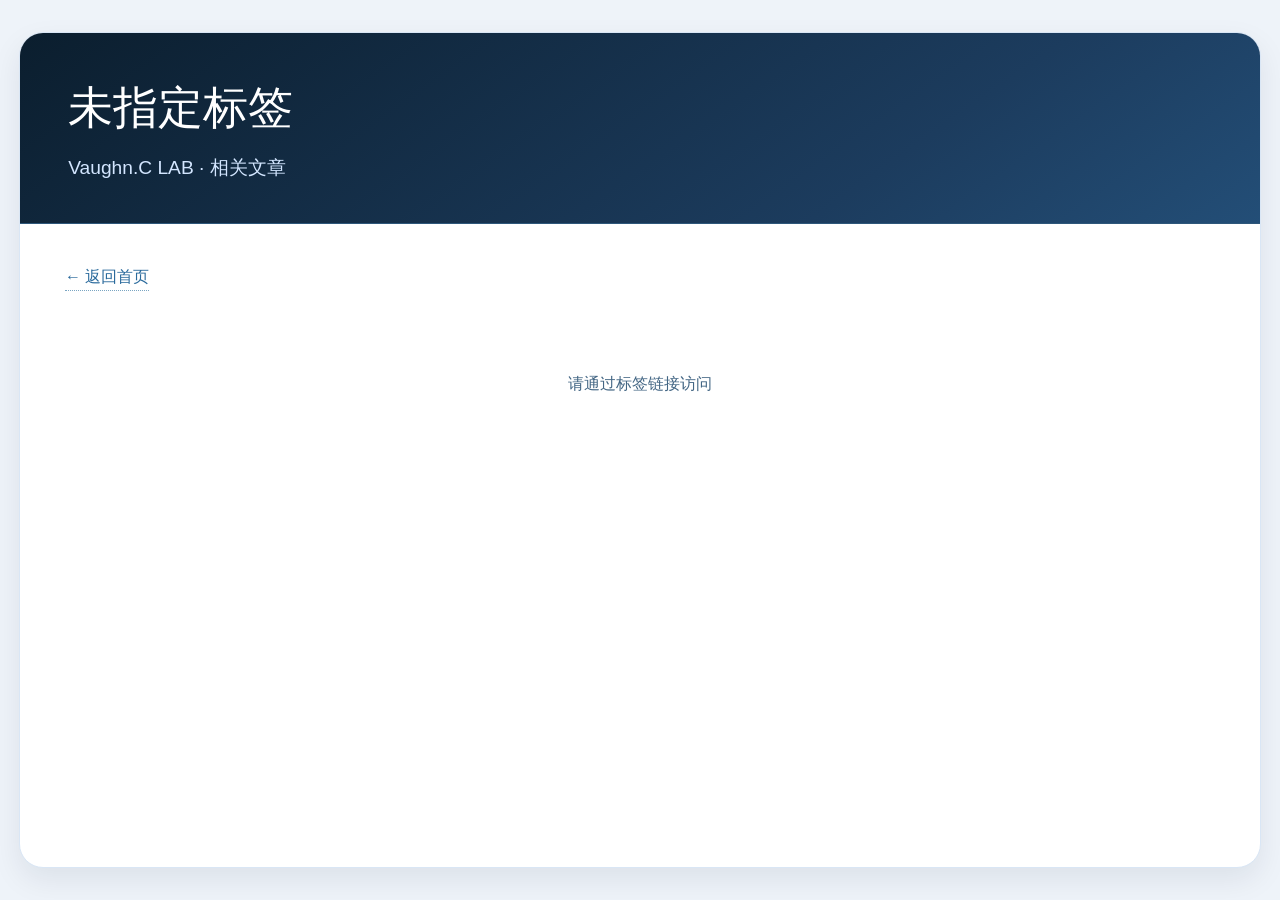
<file: myweb/tag.html>
<!DOCTYPE html>
<html lang="zh">
<head>
    <meta charset="UTF-8">
    <meta name="viewport" content="width=device-width, initial-scale=1.0">
    <title>标签 · Vaughn.C LAB</title>
    <style>
        * {
            margin: 0;
            padding: 0;
            box-sizing: border-box;
        }
        body {
            background: #eef3f9;
            font-family: 'Segoe UI', 'Roboto', sans-serif;
            color: #1a2e3f;
            line-height: 1.6;
            padding: 2rem 1.2rem;
            min-height: 100vh;
            display: flex;
            flex-direction: column;
            align-items: center;
        }
        .container {
            width: 100%;
            max-width: 1300px;
            margin: 0 auto;
            background: #ffffff;
            border-radius: 24px;
            box-shadow: 0 12px 30px rgba(0,20,50,0.08);
            overflow: hidden;
            border: 1px solid #d9e6f5;
            flex: 1;
        }
        .hero {
            background: linear-gradient(145deg, #0b1e2e 0%, #1c3c5e 70%, #234e77 100%);
            padding: 2.5rem 3rem;
            color: white;
            border-bottom: 1px solid #2e577a;
        }
        .hero h1 {
            font-size: 2.8rem;
            font-weight: 500;
            font-family: 'Georgia', serif;
        }
        .hero .subhead {
            font-size: 1.2rem;
            color: #d3e6ff;
            margin-top: 0.5rem;
        }
        .content {
            padding: 2.5rem 2.8rem;
        }
        .back-link {
            display: inline-block;
            margin-bottom: 2rem;
            color: #2a6a9c;
            text-decoration: none;
            font-size: 1rem;
            border-bottom: 1px dotted #7aa5c2;
        }
        .back-link:hover { color: #0a3147; }
        .article-list {
            display: flex;
            flex-direction: column;
            gap: 1.2rem;
        }
        .article-card {
            padding: 1.2rem 1.8rem;
            background: #ffffff;
            border-left: 5px solid #9bbfda;
            border-radius: 0 12px 12px 0;
            border-bottom: 1px solid #e2ecf5;
        }
        .article-meta {
            display: flex;
            flex-wrap: wrap;
            gap: 0.8rem 1.5rem;
            margin-bottom: 0.5rem;
            font-size: 0.9rem;
        }
        .article-date { color: #2b6a9c; font-weight: 600; }
        .article-title { font-size: 1.3rem; margin: 0.3rem 0 0.2rem; }
        .article-title a {
            color: #0a3147;
            text-decoration: none;
            font-family: 'Georgia', serif;
        }
        .article-title a:hover { color: #1a66b3; }
        .status-box { text-align: center; padding: 3rem; color: #436684; }
        .tag-badge {
            background: #e3f0fd;
            color: #1f5680;
            padding: 0.1rem 0.8rem;
            border-radius: 30px;
            font-size: 0.8rem;
            display: inline-block;
            margin-right: 0.3rem;
            text-decoration: none;
        }
    </style>
</head>
<body>
<div class="container">
    <header class="hero">
        <h1 id="tag-title">🏷️ 标签</h1>
        <div class="subhead">Vaughn.C LAB · 相关文章</div>
    </header>
    <div class="content">
        <a href="/myweb/" class="back-link">← 返回首页</a>
        <div id="tag-container" class="article-list">
            <div class="status-box">⏳ 加载中…</div>
        </div>
    </div>
</div>
<script>
    (function() {
        const container = document.getElementById('tag-container');
        const titleEl = document.getElementById('tag-title');
        const params = new URLSearchParams(window.location.search);
        const targetTag = params.get('tag') ? decodeURIComponent(params.get('tag')).trim() : '';

        if (!targetTag) {
            titleEl.textContent = '未指定标签';
            container.innerHTML = '<div class="status-box">请通过标签链接访问</div>';
            return;
        }
        titleEl.textContent = `🏷️ ${targetTag} · 相关文章`;

        function escapeHtml(text) {
            if (!text) return text;
            return String(text).replace(/[&<>"']/g, function(m) {
                return { '&':'&amp;', '<':'&lt;', '>':'&gt;', '"':'&quot;', "'":'&#039;' }[m];
            });
        }

        function formatDate(dateStr) {
            if (!dateStr) return '';
            const parts = dateStr.split('-');
            if (parts.length === 3) return `${parts[0]}年${parseInt(parts[1])}月${parseInt(parts[2])}日`;
            return dateStr;
        }

        function formatAuthors(authorString) {
            if (!authorString) return '未知作者';
            const authors = authorString.split(',').map(a => a.trim()).filter(a => a);
            return authors.map(a => `<a href="/myweb/author.html?name=${encodeURIComponent(a)}" style="color:#1a5e8c; text-decoration:none;">${escapeHtml(a)}</a>`).join(', ');
        }

        function formatTags(tags, currentTag) {
            if (!tags || !Array.isArray(tags)) return '';
            return tags.map(t => {
                const isCurrent = (t === currentTag);
                return `<span class="tag-badge" style="${isCurrent ? 'background:#b3cee5; font-weight:600;' : ''}">#${escapeHtml(t)}</span>`;
            }).join('');
        }

        async function loadTagArticles() {
            try {
                const resp = await fetch('/myweb/posts.json?t=' + Date.now());
                if (!resp.ok) throw new Error('无法获取文章数据');
                const data = await resp.json();
                if (!Array.isArray(data)) throw new Error('数据格式错误');

                const filtered = data.filter(item => {
                    const tags = item.tags || (item.tag ? [item.tag] : []);
                    return tags.includes(targetTag);
                });

                const sorted = filtered.sort((a,b) => (b.date||'').localeCompare(a.date||''));

                if (sorted.length === 0) {
                    container.innerHTML = `<div class="status-box">📭 暂无带有标签 “${escapeHtml(targetTag)}” 的文章</div>`;
                    return;
                }

                let html = '';
                sorted.forEach(item => {
                    const title = item.title || '无标题';
                    const date = formatDate(item.date);
                    const filename = item.filename || '';
                    const articleUrl = filename ? `/myweb/article.html?post=${encodeURIComponent(filename)}` : '#';
                    const authors = formatAuthors(item.author);
                    const tagsHtml = formatTags(item.tags || [item.tag], targetTag);

                    html += `
                        <article class="article-card">
                            <div class="article-meta">
                                <span class="article-date">📅 ${date}</span>
                                <span>✍️ ${authors}</span>
                                <div>${tagsHtml}</div>
                            </div>
                            <h3 class="article-title"><a href="${escapeHtml(articleUrl)}" target="_blank">${escapeHtml(title)}</a></h3>
                        </article>
                    `;
                });
                container.innerHTML = html;
            } catch(e) {
                container.innerHTML = '<div class="status-box">⚠️ 加载失败，请稍后重试</div>';
                console.error(e);
            }
        }

        loadTagArticles();
    })();
</script>
</body>
</html>
</file>
<file: style.css>
/* ===== Vaughn.C LAB 全局学术风格 ===== */

/* 基础重置 */
* {
    margin: 0;
    padding: 0;
    box-sizing: border-box;
}

body {
    background: #eef3f9;
    font-family: 'Segoe UI', 'Roboto', system-ui, sans-serif;
    color: #1a2e3f;
    line-height: 1.6;
    padding: 2rem 1.2rem;
    min-height: 100vh;
    display: flex;
    flex-direction: column;
    align-items: center;
}

/* 主容器 */
.container {
    width: 100%;
    max-width: 1300px;
    margin: 0 auto;
    background: #ffffff;
    border-radius: 24px;
    box-shadow: 0 12px 30px rgba(0, 20, 50, 0.08);
    overflow: hidden;
    border: 1px solid #d9e6f5;
    flex: 1;
}

/* ----- 渐变深色标题区 ----- */
.hero {
    background: linear-gradient(145deg, #0b1e2e 0%, #1c3c5e 70%, #234e77 100%);
    padding: 2.8rem 3rem 2.2rem 3rem;
    color: white;
    border-bottom: 1px solid #2e577a;
    position: relative;
    overflow: visible;
}
.hero::after {
    content: "";
    position: absolute;
    bottom: 0;
    left: 3rem;
    right: 3rem;
    height: 2px;
    background: linear-gradient(90deg, #6da5d3, #aac9e4, transparent);
    opacity: 0.5;
}

/* 打字机容器 */
.typewriter {
    display: inline-block;
}

/* 主标题动态渐变字体 */
.typewriter h1 {
    font-size: 4.2rem;
    font-weight: 500;
    font-family: 'Georgia', 'Times New Roman', serif;
    text-shadow: 0 2px 8px rgba(0,0,0,0.3);
    margin-bottom: 0.5rem;
    color: transparent;
    background: linear-gradient(135deg, #ffffff 0%, #b6d9fc 30%, #e0f0ff 50%, #ffffff 70%, #aac9e4 100%);
    background-size: 300% 300%;
    -webkit-background-clip: text;
    background-clip: text;
    animation: gradientFlow 8s ease infinite, typing 1.8s steps(13, end) forwards, blink-caret 0.75s step-end 3;
    border-right: 3px solid rgba(255,255,255,0.7);
    white-space: nowrap;
    overflow: hidden;
    width: fit-content;
    max-width: 100%;
    line-height: 1.6;
}
.typewriter h1.typed {
    border-right: none;
    overflow: visible !important;
}

/* 品牌连笔 */
.brand-cursive {
    font-family: 'Pacifico', cursive;
    font-size: 1.15em;
    letter-spacing: 1px;
    text-shadow: 2px 2px 3px rgba(0,0,0,0.4), -1px -1px 0 rgba(255,255,255,0.1);
    display: inline-block;
    margin-right: 0.2em;
}

.brand-lab {
    font-family: 'Georgia', 'Times New Roman', serif;
    font-size: 0.55em;
    font-weight: 300;
    letter-spacing: 2px;
    text-shadow: 1px 1px 2px rgba(0,0,0,0.3);
    display: inline-block;
}

/* 副标题 */
.subhead {
    font-size: 1.5rem;
    font-weight: 300;
    color: #d3e6ff;
    margin-top: 1.2rem;
    border-left: 5px solid #6ea8dc;
    padding-left: 1.5rem;
    text-shadow: 0 1px 3px rgba(0,0,0,0.2);
    letter-spacing: 1px;
}

/* 水印入口按钮 */
.watermark-link {
    position: absolute;
    top: 1.5rem;
    right: 2rem;
    color: #d3e6ff;
    border: 1px solid rgba(255,255,255,0.35);
    padding: 0.3rem 1.1rem;
    border-radius: 20px;
    font-size: 0.9rem;
    text-decoration: none;
    transition: all 0.2s;
    z-index: 10;
}
.watermark-link:hover {
    background: rgba(255,255,255,0.1);
    color: #fff;
    border-color: rgba(255,255,255,0.6);
}

/* 内容区 */
.content {
    padding: 2.5rem 2.8rem 2rem;
}

/* 区块标题 */
.section-header {
    display: flex;
    align-items: baseline;
    justify-content: space-between;
    margin-bottom: 2rem;
    border-bottom: 1px solid #cbdde9;
    padding-bottom: 0.8rem;
}
.section-header-left {
    display: flex;
    align-items: baseline;
    gap: 1.5rem;
}
.section-header h2 {
    font-weight: 450;
    font-size: 2rem;
    color: #1c405b;
    font-family: 'Georgia', serif;
}
.all-posts-link {
    font-size: 1rem;
    color: #2a6a9c;
    text-decoration: none;
    border-bottom: 1px dotted #7aa5c2;
}
.all-posts-link:hover {
    color: #0a3147;
}
.badge {
    background: #d9e9fa;
    color: #1f5680;
    padding: 0.2rem 1.2rem;
    border-radius: 30px;
    font-size: 0.95rem;
    font-weight: 500;
}

/* 文章卡片 */
.article-list {
    display: flex;
    flex-direction: column;
    gap: 1.4rem;
}
.article-card {
    padding: 1.5rem 2rem;
    background: #ffffff;
    border-left: 6px solid #9bbfda;
    border-radius: 0 16px 16px 0;
    box-shadow: 0 3px 8px rgba(0,0,0,0.02);
    transition: all 0.2s;
    border-bottom: 1px solid #e2ecf5;
}
.article-card:hover {
    border-left-color: #1f6eb0;
    background: #fafdff;
    box-shadow: 0 8px 16px rgba(26, 67, 113, 0.06);
}
.article-meta {
    display: flex;
    flex-wrap: wrap;
    align-items: center;
    gap: 0.8rem 1.5rem;
    margin-bottom: 0.8rem;
}
.article-date {
    font-size: 0.9rem;
    font-weight: 600;
    color: #2b6a9c;
    background: #e3f0fd;
    padding: 0.2rem 1.2rem;
    border-radius: 30px;
}
.article-authors {
    font-size: 0.9rem;
    color: #3a6279;
}
.author-link {
    color: #1a5e8c;
    text-decoration: none;
    font-weight: 500;
    border-bottom: 1px dotted transparent;
    transition: border-color 0.1s, color 0.1s;
}
.author-link:hover {
    color: #0a3147;
    border-bottom-color: #6ea8dc;
}
.author-separator {
    color: #8aa0b5;
    margin: 0 2px;
}
.article-title {
    margin: 0.6rem 0 0.8rem 0;
    font-size: 1.5rem;
    font-weight: 550;
    line-height: 1.4;
}
.article-title a {
    text-decoration: none;
    color: #0a3147;
    font-family: 'Georgia', serif;
}
.article-title a:hover {
    color: #1a66b3;
}
.article-summary {
    color: #2b445c;
    font-size: 1rem;
    opacity: 0.9;
    margin-top: 0.5rem;
}

/* 标签链接 */
.tag-link {
    display: inline-block;
    background: #e3f0fd;
    color: #1f5680;
    padding: 0.1rem 0.8rem;
    border-radius: 30px;
    font-size: 0.8rem;
    margin-right: 0.4rem;
    text-decoration: none;
}
.tag-link:hover {
    background: #cde1f2;
}

/* 状态信息 */
.status-box {
    text-align: center;
    padding: 3rem 0;
    color: #436684;
    font-style: italic;
    background: #f2f8ff;
    border-radius: 18px;
}
.error-box {
    background: #fef5f0;
    border-left: 6px solid #b1633f;
    color: #5e4032;
    padding: 1.2rem 2rem;
    border-radius: 10px;
}

/* 页脚 */
.footer {
    margin-top: 2.5rem;
    text-align: right;
    font-size: 0.9rem;
    color: #6a89a2;
    border-top: 1px dashed #bed6e8;
    padding-top: 1.6rem;
    font-family: 'SF Mono', monospace;
}
.footer a {
    color: #1f6390;
    text-decoration: none;
}

/* 版权 */
.copyright {
    text-align: center;
    margin-top: 1.5rem;
    padding-top: 1rem;
    border-top: 1px dashed #bed6e8;
    font-size: 0.85rem;
    color: #7a99b3;
    font-family: 'Segoe UI', 'Roboto', sans-serif;
}

/* 开发团队卡片 */
.team-section {
    margin-bottom: 2.5rem;
    border-bottom: 1px solid #cbdde9;
    padding-bottom: 2rem;
}
.team-header {
    display: flex;
    align-items: baseline;
    justify-content: space-between;
    margin-bottom: 1.8rem;
}
.team-header h2 {
    font-weight: 450;
    font-size: 2rem;
    color: #1c405b;
    font-family: 'Georgia', serif;
}
.more-link {
    color: #2a6a9c;
    text-decoration: none;
    font-size: 1rem;
    border-bottom: 1px dotted #7aa5c2;
}
.more-link:hover {
    color: #0a3147;
}
.team-grid {
    display: grid;
    grid-template-columns: repeat(5, 1fr);
    gap: 1.5rem;
    margin-bottom: 1rem;
}
.person-card {
    background: #f9fcff;
    border-radius: 12px;
    padding: 1.2rem 1rem;
    border: 1px solid #d9e6f5;
    transition: all 0.2s;
    text-align: center;
}
.person-card:hover {
    box-shadow: 0 6px 12px rgba(26, 67, 113, 0.06);
    border-color: #aac9e4;
}
.person-name {
    font-size: 1.1rem;
    font-weight: 600;
    color: #0a3147;
    margin-bottom: 0.3rem;
}
.person-name a {
    text-decoration: none;
    color: inherit;
    border-bottom: 1px dotted transparent;
}
.person-name a:hover {
    color: #1f6eb0;
    border-bottom-color: #7aa5c2;
}
.person-title {
    font-size: 0.85rem;
    color: #4a789c;
    margin-bottom: 0.6rem;
    line-height: 1.3;
}
.person-summary {
    font-size: 0.85rem;
    color: #2b445c;
    opacity: 0.9;
    line-height: 1.4;
}
.team-loading {
    text-align: center;
    color: #6f8aa3;
    padding: 2rem;
}

/* 全部成员页网格 */
.people-grid {
    display: grid;
    grid-template-columns: repeat(auto-fill, minmax(200px, 1fr));
    gap: 1.5rem;
}

/* 文章渲染页 */
.article-wrapper {
    width: 100%;
    max-width: 1400px;
    margin: 0 auto;
    background: #fff;
    border-radius: 24px;
    box-shadow: 0 12px 30px rgba(0,20,50,0.08);
    overflow: hidden;
    border: 1px solid #d9e6f5;
    display: flex;
    flex-direction: column;
}
.article-hero {
    background: linear-gradient(145deg, #0b1e2e 0%, #1c3c5e 70%, #234e77 100%);
    padding: 2.5rem 3rem 2rem;
    color: white;
    border-bottom: 1px solid #2e577a;
    position: relative;
}
.article-hero::after {
    content: "";
    position: absolute;
    bottom: 0;
    left: 3rem;
    right: 3rem;
    height: 2px;
    background: linear-gradient(90deg, #6da5d3, #aac9e4, transparent);
    opacity: 0.5;
}
.article-hero h1 {
    font-size: 2.8rem;
    font-weight: 600;
    font-family: '宋体', 'SimSun', serif;
    text-shadow: 0 2px 8px rgba(0,0,0,0.3);
    margin-bottom: 0.5rem;
}
.article-hero h2 {
    font-size: 1.5rem;
    font-weight: 400;
    color: #d3e6ff;
    margin-top: 0.25rem;
    border-left: 5px solid #6ea8dc;
    padding-left: 1.5rem;
}
.article-meta-row {
    display: flex;
    flex-wrap: wrap;
    align-items: baseline;
    justify-content: space-between;
    margin-top: 1.2rem;
}
.authors-line {
    font-size: 1.1rem;
    color: #c0daf5;
}
.publish-date {
    font-size: 1rem;
    color: #c0daf5;
    background: rgba(255,255,255,0.08);
    padding: 0.2rem 1.2rem;
    border-radius: 30px;
    font-family: '宋体', 'SimSun', serif;
}
.article-body-container {
    display: flex;
    flex: 1;
    background: #fff;
    align-items: flex-start;
}
.toc-sidebar {
    width: 260px;
    padding: 2rem 0 2rem 1.5rem;
    background: #f8fbfe;
    border-right: 1px solid #d0e0ee;
    position: sticky;
    top: 20px;
    align-self: flex-start;
    max-height: calc(100vh - 40px);
    overflow-y: auto;
    font-family: '宋体', 'SimSun', serif;
    flex-shrink: 0;
}
.toc-title {
    font-size: 1.2rem;
    font-weight: 600;
    color: #1c405b;
    margin-bottom: 1.2rem;
    padding-bottom: 0.5rem;
    border-bottom: 2px solid #b3cee5;
    font-family: '宋体', 'SimSun', serif;
}
.toc-list {
    list-style: none;
    padding-left: 0;
}
.toc-item {
    margin-bottom: 0.4rem;
}
.toc-link {
    color: #2a5570;
    text-decoration: none;
    font-size: 0.95rem;
    display: block;
    padding: 0.25rem 0.5rem;
    border-left: 3px solid transparent;
    transition: all 0.1s;
}
.toc-link:hover {
    color: #0a3147;
    background: #e3effa;
    border-left-color: #1f6eb0;
}
.toc-link.active {
    color: #1a5e8c;
    font-weight: 600;
    border-left-color: #1f6eb0;
    background: #e3effa;
}
.toc-level-H3 { padding-left: 0.5rem; }
.toc-level-H4 { padding-left: 1.5rem; font-size: 0.9rem; }
.toc-level-H5 { padding-left: 2.5rem; font-size: 0.85rem; }
.toc-level-H6 { padding-left: 3.5rem; font-size: 0.8rem; color: #436684; }

.article-content {
    flex: 1;
    padding: 2.5rem 3rem 3rem;
    max-width: 900px;
    font-family: '宋体', 'SimSun', serif;
    color: #1e2f3c;
}
.article-content h3 {
    font-size: 1.8rem;
    font-weight: 600;
    margin: 2rem 0 1rem;
    color: #0a3147;
    border-bottom: 1px solid #cbdde9;
    padding-bottom: 0.4rem;
    font-family: '宋体', 'SimSun', serif;
}
.article-content h4 {
    font-size: 1.5rem;
    font-weight: 550;
    margin: 1.8rem 0 0.8rem;
    color: #1c405b;
    font-family: '宋体', 'SimSun', serif;
}
.article-content h5 {
    font-size: 1.3rem;
    font-weight: 550;
    margin: 1.5rem 0 0.6rem;
    color: #234e6b;
    font-family: '宋体', 'SimSun', serif;
}
.article-content h6 {
    font-size: 1.15rem;
    font-weight: 550;
    margin: 1.2rem 0 0.5rem;
    color: #2c5a7a;
    font-family: '宋体', 'SimSun', serif;
}
.article-content p {
    margin-bottom: 1.2rem;
    text-align: justify;
}
.article-content ul, .article-content ol {
    margin: 0.8rem 0 1.2rem 2rem;
}
.article-content li {
    margin-bottom: 0.3rem;
}

/* 人员介绍时间线 */
.timeline {
    list-style: none;
    padding-left: 0;
}
.timeline li {
    position: relative;
    padding-left: 2rem;
    margin-bottom: 1rem;
    border-left: 2px solid #9bbfda;
}
.timeline li::before {
    content: "●";
    position: absolute;
    left: -0.55rem;
    top: 0.2rem;
    color: #1f6eb0;
    font-size: 1rem;
}
.back-link {
    display: inline-block;
    margin-bottom: 2rem;
    color: #2a6a9c;
    text-decoration: none;
    font-size: 1rem;
    border-bottom: 1px dotted #7aa5c2;
    font-family: '宋体', 'SimSun', serif;
}
.back-link:hover {
    color: #0a3147;
}

@keyframes gradientFlow {
    0% { background-position: 0% 50%; }
    50% { background-position: 100% 50%; }
    100% { background-position: 0% 50%; }
}
@keyframes typing {
    from { width: 0; }
    to { width: 100%; }
}
@keyframes blink-caret {
    from, to { border-color: transparent; }
    50% { border-color: rgba(255,255,255,0.7); }
}

/* 响应式 */
@media (max-width: 1000px) {
    .team-grid {
        grid-template-columns: repeat(3, 1fr);
    }
}
@media (max-width: 700px) {
    body {
        padding: 0.8rem 0.5rem;
    }
    .hero {
        padding: 2rem 1.5rem 1.5rem;
    }
    .typewriter h1 {
        font-size: 2.8rem;
        white-space: normal;
        animation: none;
        border-right: none;
        color: white;
        background: none;
        text-shadow: 0 2px 8px rgba(0,0,0,0.3);
        overflow: visible;
    }
    .brand-cursive {
        font-size: 1.1em;
    }
    .subhead {
        margin-top: 0.8rem;
        font-size: 1.2rem;
    }
    .watermark-link {
        top: 0.8rem;
        right: 1rem;
        font-size: 0.8rem;
        padding: 0.2rem 0.8rem;
    }
    .content {
        padding: 1.5rem 1.2rem;
    }
    .section-header {
        flex-direction: column;
        align-items: flex-start;
        gap: 0.5rem;
    }
    .article-card {
        padding: 1.2rem 1.5rem;
    }
    .article-title {
        font-size: 1.3rem;
    }
    .team-grid {
        grid-template-columns: repeat(2, 1fr);
    }
    .article-body-container {
        flex-direction: column;
    }
    .toc-sidebar {
        width: 100%;
        position: static;
        max-height: none;
        border-right: none;
        border-bottom: 1px solid #d0e0ee;
        padding: 1.5rem;
    }
    .article-content {
        padding: 1.5rem;
    }
}
</file>
<file: myweb/style.css>
/* ===== Vaughn.C LAB 学术风格样式 ===== */
/* 包含标题打字机动画（仅播放一次） */

* {
    margin: 0;
    padding: 0;
    box-sizing: border-box;
}

body {
    background: #eef3f9;
    font-family: 'Segoe UI', 'Roboto', system-ui, sans-serif;
    color: #1a2e3f;
    line-height: 1.6;
    padding: 2rem 1.2rem;
    min-height: 100vh;
    display: flex;
    flex-direction: column;
    align-items: center;
}

.container {
    width: 100%;
    max-width: 1300px;
    margin: 0 auto;
    background: #ffffff;
    border-radius: 24px;
    box-shadow: 0 12px 30px rgba(0, 20, 50, 0.08);
    overflow: hidden;
    border: 1px solid #d9e6f5;
    flex: 1;
}

/* ----- 渐变深色标题区 ----- */
.hero {
    background: linear-gradient(145deg, #0b1e2e 0%, #1c3c5e 70%, #234e77 100%);
    padding: 2.8rem 3rem 2.2rem 3rem;
    color: white;
    border-bottom: 1px solid #2e577a;
    position: relative;
}

.hero::after {
    content: "";
    position: absolute;
    bottom: 0;
    left: 3rem;
    right: 3rem;
    height: 2px;
    background: linear-gradient(90deg, #6da5d3, #aac9e4, transparent);
    opacity: 0.5;
}

/* 打字机效果容器 */
.typewriter {
    display: inline-block;
}

.typewriter h1 {
    font-size: 3.4rem;
    font-weight: 500;
    letter-spacing: -0.02em;
    font-family: 'Georgia', 'Times New Roman', serif;
    text-shadow: 0 2px 8px rgba(0,0,0,0.3);
    margin-bottom: 0.5rem;
    color: #ffffff;
    border-right: 3px solid rgba(255,255,255,0.7);
    white-space: nowrap;
    overflow: hidden;
    width: fit-content;
    max-width: 100%;
    /* 动画：steps 模拟打字，forwards 保持最终状态 */
    animation: typing 1.8s steps(14, end) forwards,
               blink-caret 0.75s step-end 3;  /* 光标闪烁3次后消失 */
}

@keyframes typing {
    from { width: 0; }
    to { width: 100%; }
}

@keyframes blink-caret {
    from, to { border-color: transparent; }
    50% { border-color: rgba(255,255,255,0.7); }
}

/* 动画结束后移除光标 */
.typewriter h1.typed {
    border-right: none;
}

.hero h1 span {
    font-weight: 300;
    color: #b6d9fc;
}

.hero .subhead {
    font-size: 1.5rem;
    font-weight: 300;
    color: #d3e6ff;
    margin-top: 0.25rem;
    border-left: 5px solid #6ea8dc;
    padding-left: 1.5rem;
    text-shadow: 0 1px 3px rgba(0,0,0,0.2);
    letter-spacing: 1px;
}

/* 内容区 */
.content {
    padding: 2.5rem 2.8rem 2rem 2.8rem;
}

.section-header {
    display: flex;
    align-items: baseline;
    justify-content: space-between;
    margin-bottom: 2rem;
    border-bottom: 1px solid #cbdde9;
    padding-bottom: 0.8rem;
}

.section-header-left {
    display: flex;
    align-items: baseline;
    gap: 1.5rem;
}

.section-header h2 {
    font-weight: 450;
    font-size: 2rem;
    color: #1c405b;
    font-family: 'Georgia', serif;
}

.all-posts-link {
    font-size: 1rem;
    font-weight: 400;
    color: #2a6a9c;
    text-decoration: none;
    border-bottom: 1px dotted #7aa5c2;
    padding-bottom: 2px;
    transition: color 0.2s;
}

.all-posts-link:hover {
    color: #0a3147;
    border-bottom-color: #1f6eb0;
}

.badge {
    background: #d9e9fa;
    color: #1f5680;
    padding: 0.2rem 1.2rem;
    border-radius: 30px;
    font-size: 0.95rem;
    font-weight: 500;
}

/* 文章列表 */
.article-list {
    display: flex;
    flex-direction: column;
    gap: 1.4rem;
}

.article-card {
    padding: 1.5rem 2rem 1.5rem 2rem;
    background: #ffffff;
    border-left: 6px solid #9bbfda;
    border-radius: 0 16px 16px 0;
    box-shadow: 0 3px 8px rgba(0,0,0,0.02);
    transition: all 0.2s;
    border-bottom: 1px solid #e2ecf5;
}

.article-card:hover {
    border-left-color: #1f6eb0;
    background: #fafdff;
    box-shadow: 0 8px 16px rgba(26, 67, 113, 0.06);
}

.article-meta {
    display: flex;
    flex-wrap: wrap;
    align-items: center;
    gap: 0.8rem 1.5rem;
    margin-bottom: 0.8rem;
}

.article-date {
    font-size: 0.9rem;
    font-weight: 600;
    color: #2b6a9c;
    background: #e3f0fd;
    padding: 0.2rem 1.2rem;
    border-radius: 30px;
}

.article-authors {
    font-size: 0.9rem;
    color: #3a6279;
}

.author-link {
    display: inline-block;
    color: #1a5e8c;
    text-decoration: none;
    font-weight: 500;
    margin-right: 4px;
    border-bottom: 1px dotted transparent;
    transition: border-color 0.1s, color 0.1s;
}

.author-link:hover {
    color: #0a3147;
    border-bottom-color: #6ea8dc;
}

.author-separator {
    color: #8aa0b5;
    margin: 0 2px;
}

.article-title {
    margin: 0.6rem 0 0.8rem 0;
    font-size: 1.5rem;
    font-weight: 550;
    line-height: 1.4;
}

.article-title a {
    text-decoration: none;
    color: #0a3147;
    font-family: 'Georgia', serif;
    border-bottom: 1px dotted transparent;
    transition: color 0.15s, border-color 0.15s;
}

.article-title a:hover {
    color: #1a66b3;
    border-bottom-color: #7aa5c2;
}

.article-summary {
    color: #2b445c;
    font-size: 1rem;
    opacity: 0.9;
    margin-top: 0.5rem;
    line-height: 1.6;
}

/* 状态信息 */
.status-box {
    text-align: center;
    padding: 3rem 0;
    color: #436684;
    font-style: italic;
    background: #f2f8ff;
    border-radius: 18px;
}

.error-box {
    background: #fef5f0;
    border-left: 6px solid #b1633f;
    color: #5e4032;
    padding: 1.2rem 2rem;
    border-radius: 10px;
}

/* 页脚 */
.footer {
    margin-top: 2.5rem;
    text-align: right;
    font-size: 0.9rem;
    color: #6a89a2;
    border-top: 1px dashed #bed6e8;
    padding-top: 1.6rem;
    font-family: 'SF Mono', monospace;
}

.footer a {
    color: #1f6390;
    text-decoration: none;
}

/* 响应式 */
@media (max-width: 700px) {
    body {
        padding: 0.8rem 0.5rem;
    }
    .hero {
        padding: 2rem 1.5rem 1.5rem;
    }
    .hero h1 {
        font-size: 2.4rem;
        white-space: normal;  /* 小屏允许换行，动画可能略受影响但可接受 */
    }
    .typewriter h1 {
        white-space: normal;
        border-right: none;
        animation: none;  /* 移动端取消动画以免错位 */
    }
    .hero .subhead {
        font-size: 1.2rem;
    }
    .content {
        padding: 1.5rem 1.2rem;
    }
    .section-header {
        flex-direction: column;
        align-items: flex-start;
        gap: 0.5rem;
    }
    .article-card {
        padding: 1.2rem 1.2rem 1.2rem 1.5rem;
    }
    .article-title {
        font-size: 1.3rem;
    }
}
</file>
